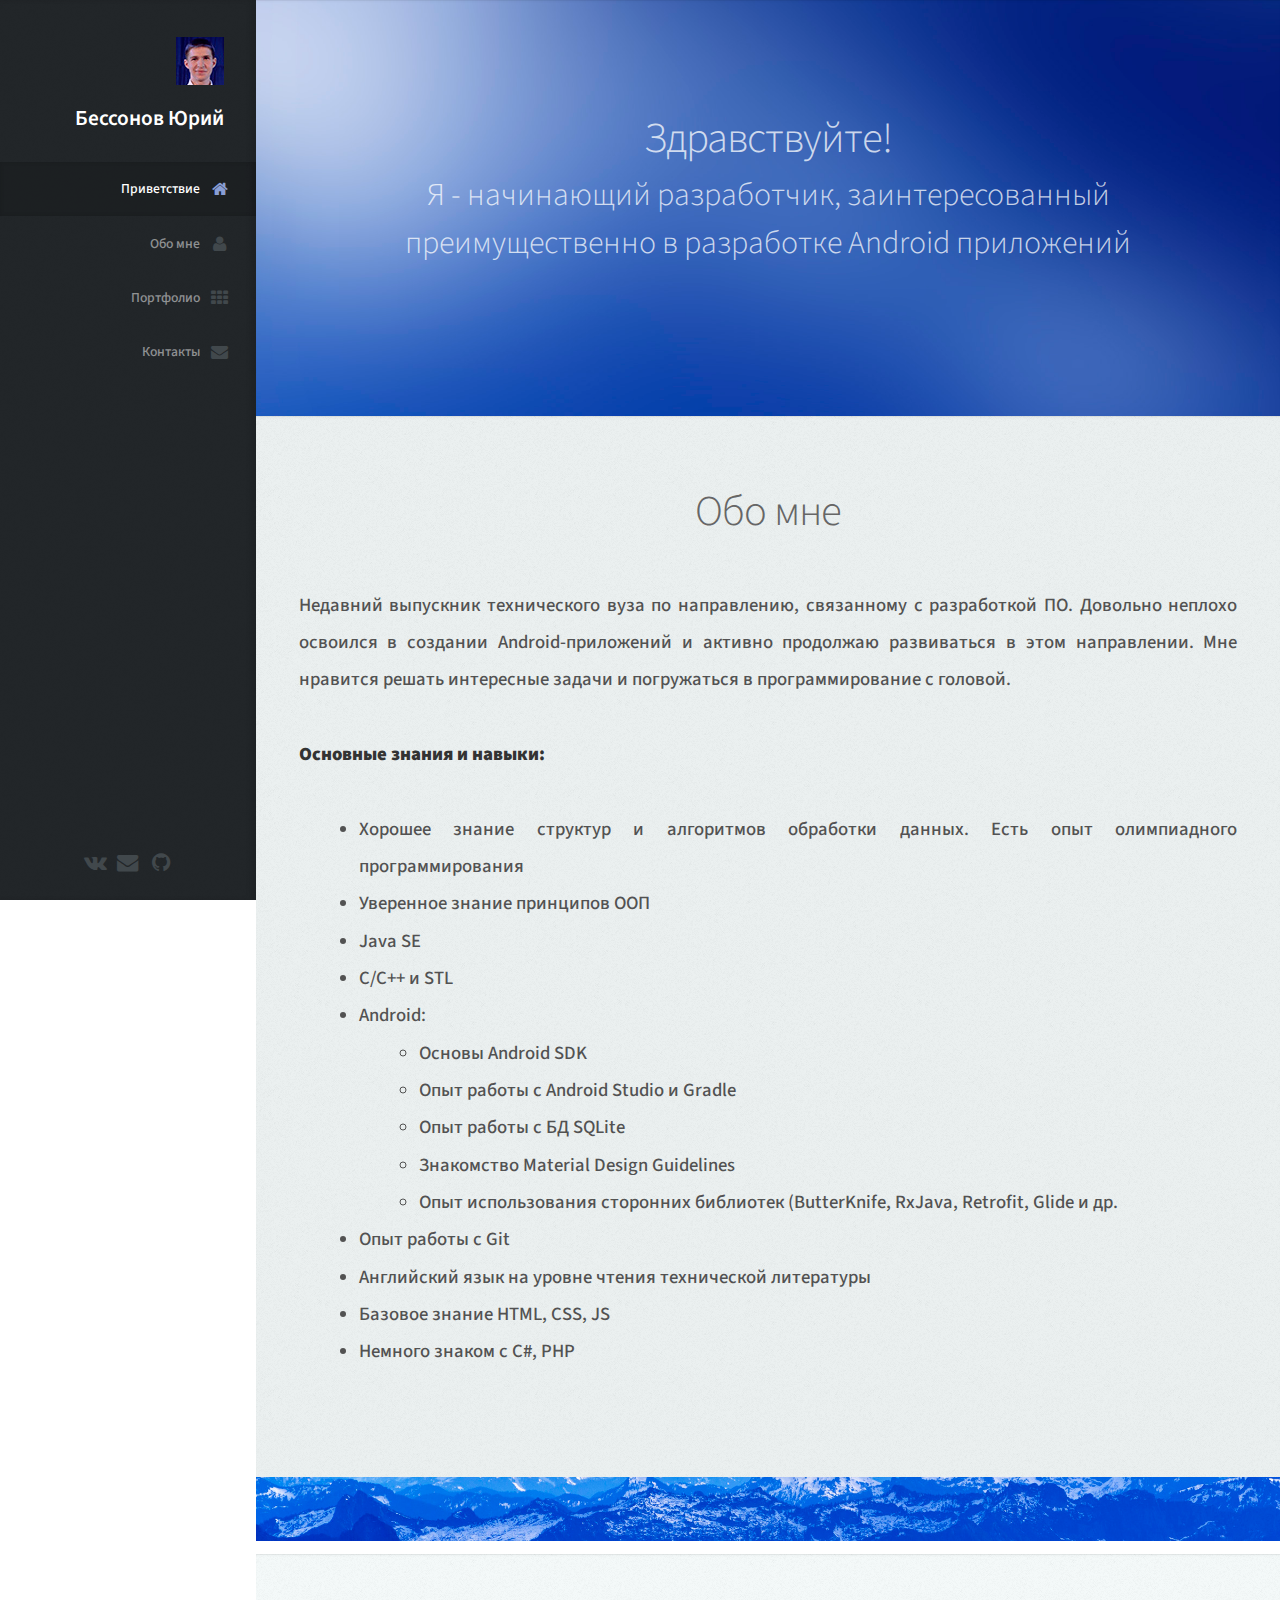
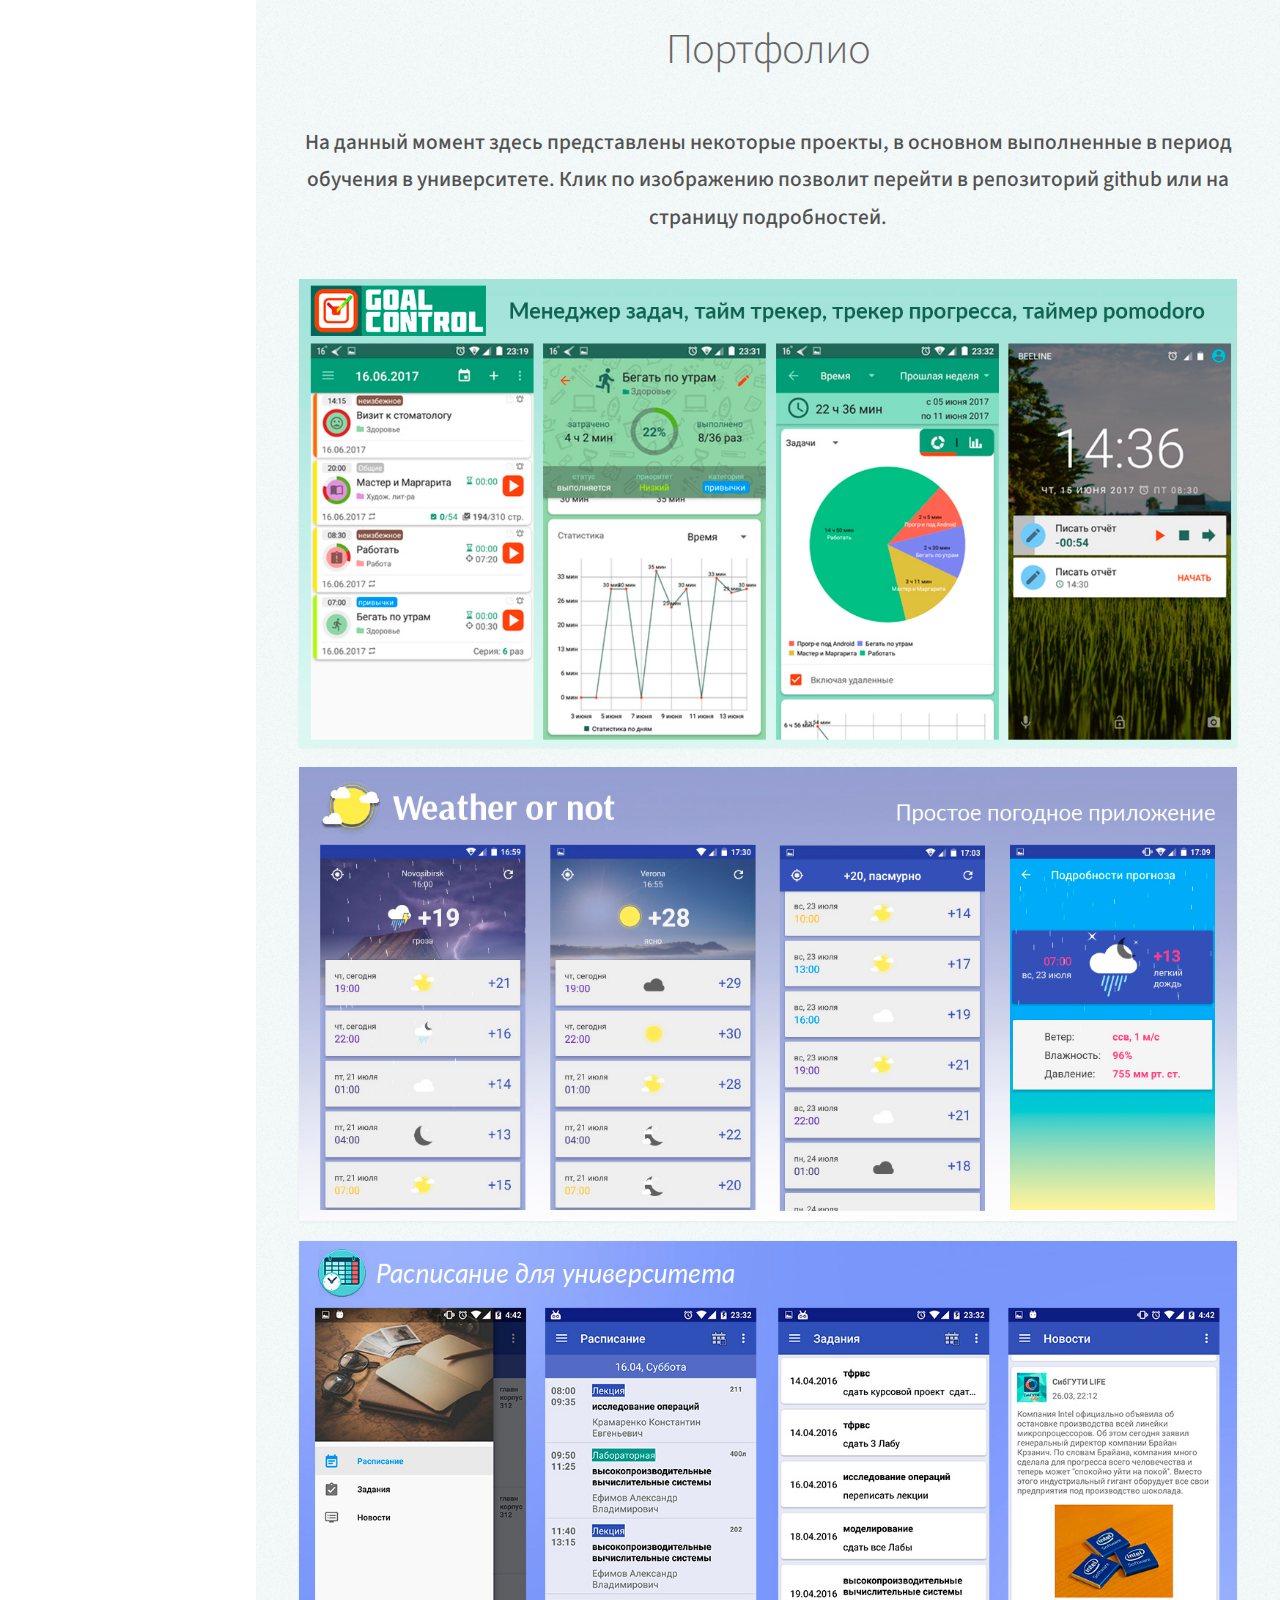
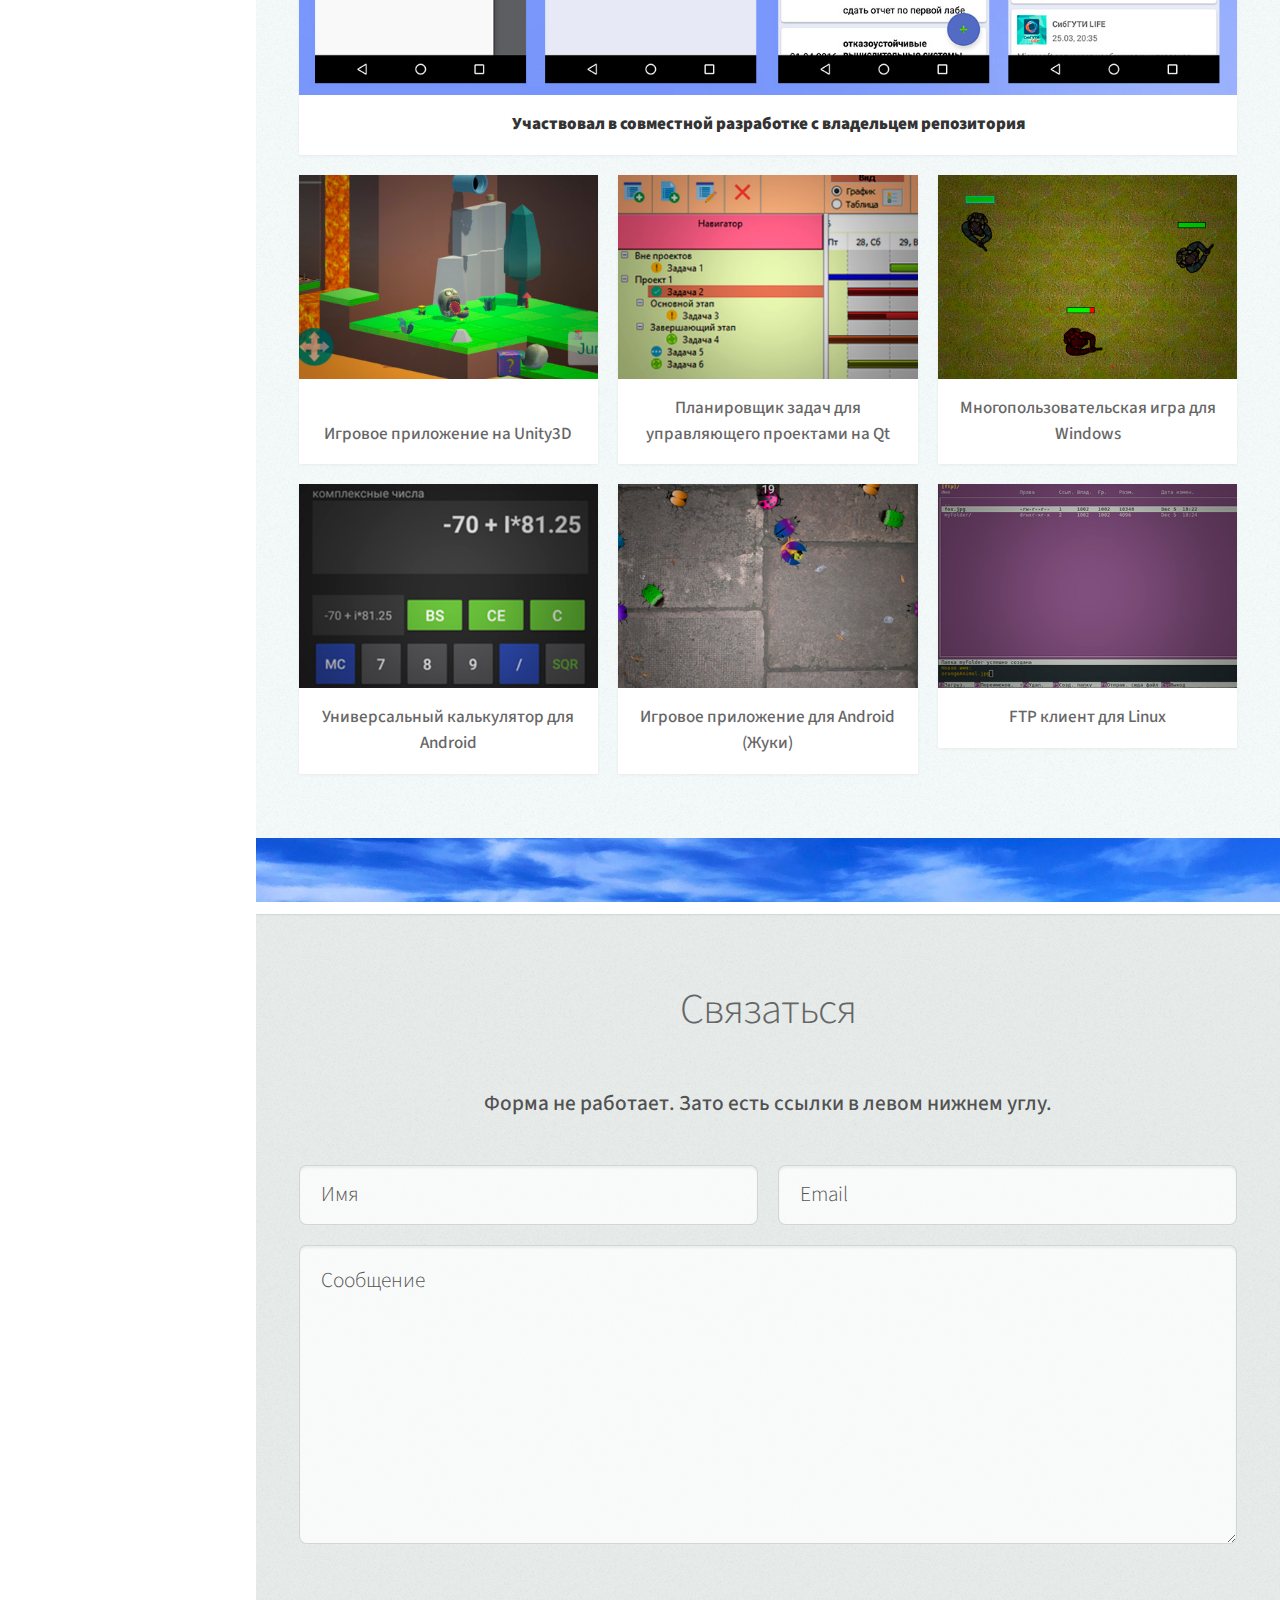
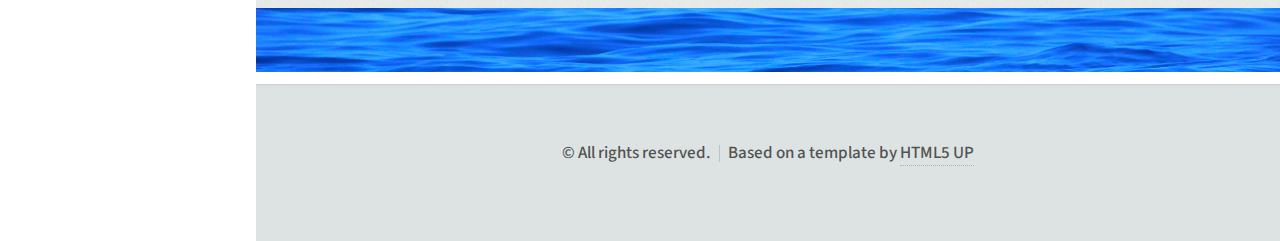
<file: index.html>
<!DOCTYPE HTML>
<!--
	Prologue by HTML5 UP
	html5up.net | @ajlkn
	Free for personal and commercial use under the CCA 3.0 license (html5up.net/license)
-->
<html>
	<head>
		<title>Бессонов Юрий</title>
		<meta charset="utf-8" />
		<meta name="viewport" content="width=device-width, initial-scale=1" />
		<!--[if lte IE 8]><script src="assets/js/ie/html5shiv.js"></script><![endif]-->
		<link rel="stylesheet" href="assets/css/main.css" />
		<!--[if lte IE 8]><link rel="stylesheet" href="assets/css/ie8.css" /><![endif]-->
		<!--[if lte IE 9]><link rel="stylesheet" href="assets/css/ie9.css" /><![endif]-->
	</head>
	<body>

		<!-- Header -->
			<div id="header">

				<div class="top">

					<!-- Logo -->
						<div id="logo">
							<span class="image avatar48"><img src="images/avatar.jpg" alt="" /></span>
							<h1 id="title">Бессонов Юрий</h1>
						</div>

					<!-- Nav -->
						<nav id="nav">
							<!--

								Prologue's nav expects links in one of two formats:

								1. Hash link (scrolls to a different section within the page)

								   <li><a href="#foobar" id="foobar-link" class="icon fa-whatever-icon-you-want skel-layers-ignoreHref"><span class="label">Foobar</span></a></li>

								2. Standard link (sends the user to another page/site)

								   <li><a href="http://foobar.tld" id="foobar-link" class="icon fa-whatever-icon-you-want"><span class="label">Foobar</span></a></li>

							-->
							<ul>
								<li><a href="#top" id="top-link" class="skel-layers-ignoreHref"><span class="icon fa-home">Приветствие</span></a></li>
                                <li><a href="#about" id="about-link" class="skel-layers-ignoreHref"><span class="icon fa-user">Обо мне</span></a></li>
								<li><a href="#portfolio" id="portfolio-link" class="skel-layers-ignoreHref"><span class="icon fa-th">Портфолио</span></a></li>
								<li><a href="#contact" id="contact-link" class="skel-layers-ignoreHref"><span class="icon fa-envelope">Контакты</span></a></li>
							</ul>
						</nav>

				</div>

				<div class="bottom">

					<!-- Social Icons -->
						<ul class="icons">
							<li><a href="http://vk.com/warinator" class="icon fa-vk"><span class="label">Dribbble</span></a></li>
							<li><a href="mailto:bessonov.y@yandex.ru" class="icon fa-envelope"><span class="label">Email</span></a></li>
							<li><a href="https://github.com/YuriyBessonov" class="icon fa-github"><span class="label">Github</span></a></li>
						</ul>

				</div>

			</div>

		<!-- Main -->
			<div id="main">

				<!-- Intro -->
					<section id="top" class="one dark cover">
						<div class="container">

							<header>
                                <h2 class="alt">Здравствуйте!</h2>
								<h3 class="alt"> Я - начинающий разработчик, заинтересованный преимущественно в разработке Android приложений</h3>
							</header>
						</div>
					</section>
                
                <!-- About Me -->
					<section id="about" class="three">
						<div class="container">

							<header>
								<h2>Обо мне</h2>
							</header>

							<p class="plain">
                                Недавний выпускник технического вуза по направлению, связанному с разработкой ПО.
                                Довольно неплохо освоился в создании Android-приложений и активно продолжаю развиваться в этом направлении.
                                Мне нравится решать интересные задачи и погружаться в программирование с головой.<br><br>

                                <strong>Основные знания и навыки:</strong>
                                <ul class="text_list">
                                    <li>Хорошее знание структур и алгоритмов обработки данных. Есть опыт олимпиадного программирования</li>
                                     <li>Уверенное знание принципов ООП</li>
                                    <li>Java SE</li>
                                    <li>C/C++ и STL</li>
                                    <li>Android:
                                        <ul class="text_list">
                                            <li>Основы Android SDK</li>
                                            <li>Опыт работы с Android Studio и Gradle</li>
                                            <li>Опыт работы с БД SQLite</li>
                                            <li>Знакомство Material Design Guidelines</li>
                                            <li>Опыт использования сторонних библиотек (ButterKnife, RxJava, Retrofit, Glide и др.</li>
                                        </ul>
                                    </li>
                                    <li> Опыт работы с Git</li>
                                    <li> Английский язык на уровне чтения технической литературы</li>
                                    <li> Базовое знание HTML, CSS, JS</li>
                                    <li> Немного знаком с C#, PHP</li>
                                </ul>
                            </p>
						</div>
					</section>

                 <a href="#" class="image"><img src="images/deco1.jpg" alt="" /></a>
                
				<!-- Portfolio -->
					<section id="portfolio" class="two">
						<div class="container">

							<header>
								<h2>Портфолио</h2>
							</header>

							<p>На данный момент здесь представлены некоторые проекты, в основном выполненные в период обучения в университете. Клик по изображению позволит перейти в репозиторий github или на страницу подробностей.</p>

                            <article class="item">
										<a href="https://github.com/YuriyBessonov/goal-control" class="image fit"><img src="images/preview_gc.jpg" alt="" /></a>
				            </article>
                            
                            <article class="item">
										<a href="https://github.com/YuriyBessonov/weather-or-not" class="image fit"><img src="images/preview_weather.jpg" alt="" /></a>
				            </article>
                            
                            <article class="item">
										<a href="https://github.com/SerG3z/Schedule_for_the_University" class="image fit"><img src="images/preview_schedule.jpg" alt="" /></a>
										<header>
											<h3><strong>Участвовал в совместной разработке с владельцем репозитория</strong></h3>
										</header>
				            </article>
                            
                            
                            <div class="row">
								<div class="4u 12u$(mobile)">
									<article class="item">
										<a href="project_unity_game.html" class="image fit"><img src="images/unity_game/preview.jpg" alt="" /></a>
										<header>
											<h3><br>Игровое приложение на Unity3D</h3>
										</header>
									</article>
                                    <article class="item">
										<a href="project_calculator.html" class="image fit"><img src="images/calculator/preview.jpg" alt="" /></a>
										<header>
											<h3>Универсальный калькулятор для Android</h3>
										</header>
									</article>
								</div>
                                <div class="4u 12u$(mobile)">
									<article class="item">
										<a href="project_task_manager.html" class="image fit"><img src="images/task_manager/preview.jpg" alt="" /></a>
										<header>
											<h3>Планировщик задач для управляющего проектами на Qt</h3>
										</header>
									</article>
                                    <article class="item">
										<a href="project_bugs.html" class="image fit"><img src="images/bugs/preview.jpg" alt="" /></a>
										<header>
											<h3>Игровое приложение для Android (Жуки)</h3>
										</header>
									</article>
								</div>
                                <div class="4u 12u$(mobile)">
									<article class="item">
										<a href="project_win_game.html" class="image fit"><img src="images/win_game/preview.jpg" alt="" /></a>
										<header>
											<h3>Многопользовательская игра для Windows</h3>
										</header>
									</article>
                                     <article class="item">
										<a href="project_ftp.html" class="image fit"><img src="images/ftp/preview.jpg" alt="" /></a>
										<header>
											<h3>FTP клиент для Linux</h3>
										</header>
									</article>
								</div>
							</div>
						</div>
					</section>
                
                  <a href="#" class="image"><img src="images/deco2.jpg" alt="" /></a>

				<!-- Contact -->
					<section id="contact" class="four">
						<div class="container">

							<header>
								<h2>Связаться</h2>
							</header>

							<p>Форма не работает. Зато есть ссылки в левом нижнем углу.</p>

							<form method="post" action="#">
								<div class="row">
									<div class="6u 12u$(mobile)"><input type="text" name="name" placeholder="Имя" /></div>
									<div class="6u$ 12u$(mobile)"><input type="text" name="email" placeholder="Email" /></div>
									<div class="12u$">
										<textarea name="message" placeholder="Сообщение"></textarea>
									</div>
                                    <!--
									<div class="12u$">
										<input type="submit" value="Наверх" />
									</div>
                                    -->
								</div>
							</form>
						</div>
					</section>
                <a href="#" class="image"><img src="images/deco3.jpg" alt="" /></a>
			</div>
        
		<!-- Footer -->
			<div id="footer">
				<!-- Copyright -->
					<ul class="copyright">
						<li>&copy; All rights reserved.</li><li>Based on a template by <a href="http://html5up.net">HTML5 UP</a></li>
					</ul>

			</div>

		<!-- Scripts -->
			<script src="assets/js/jquery.min.js"></script>
			<script src="assets/js/jquery.scrolly.min.js"></script>
			<script src="assets/js/jquery.scrollzer.min.js"></script>
			<script src="assets/js/skel.min.js"></script>
			<script src="assets/js/util.js"></script>
			<!--[if lte IE 8]><script src="assets/js/ie/respond.min.js"></script><![endif]-->
			<script src="assets/js/main.js"></script>

	</body>
</html>
</file>
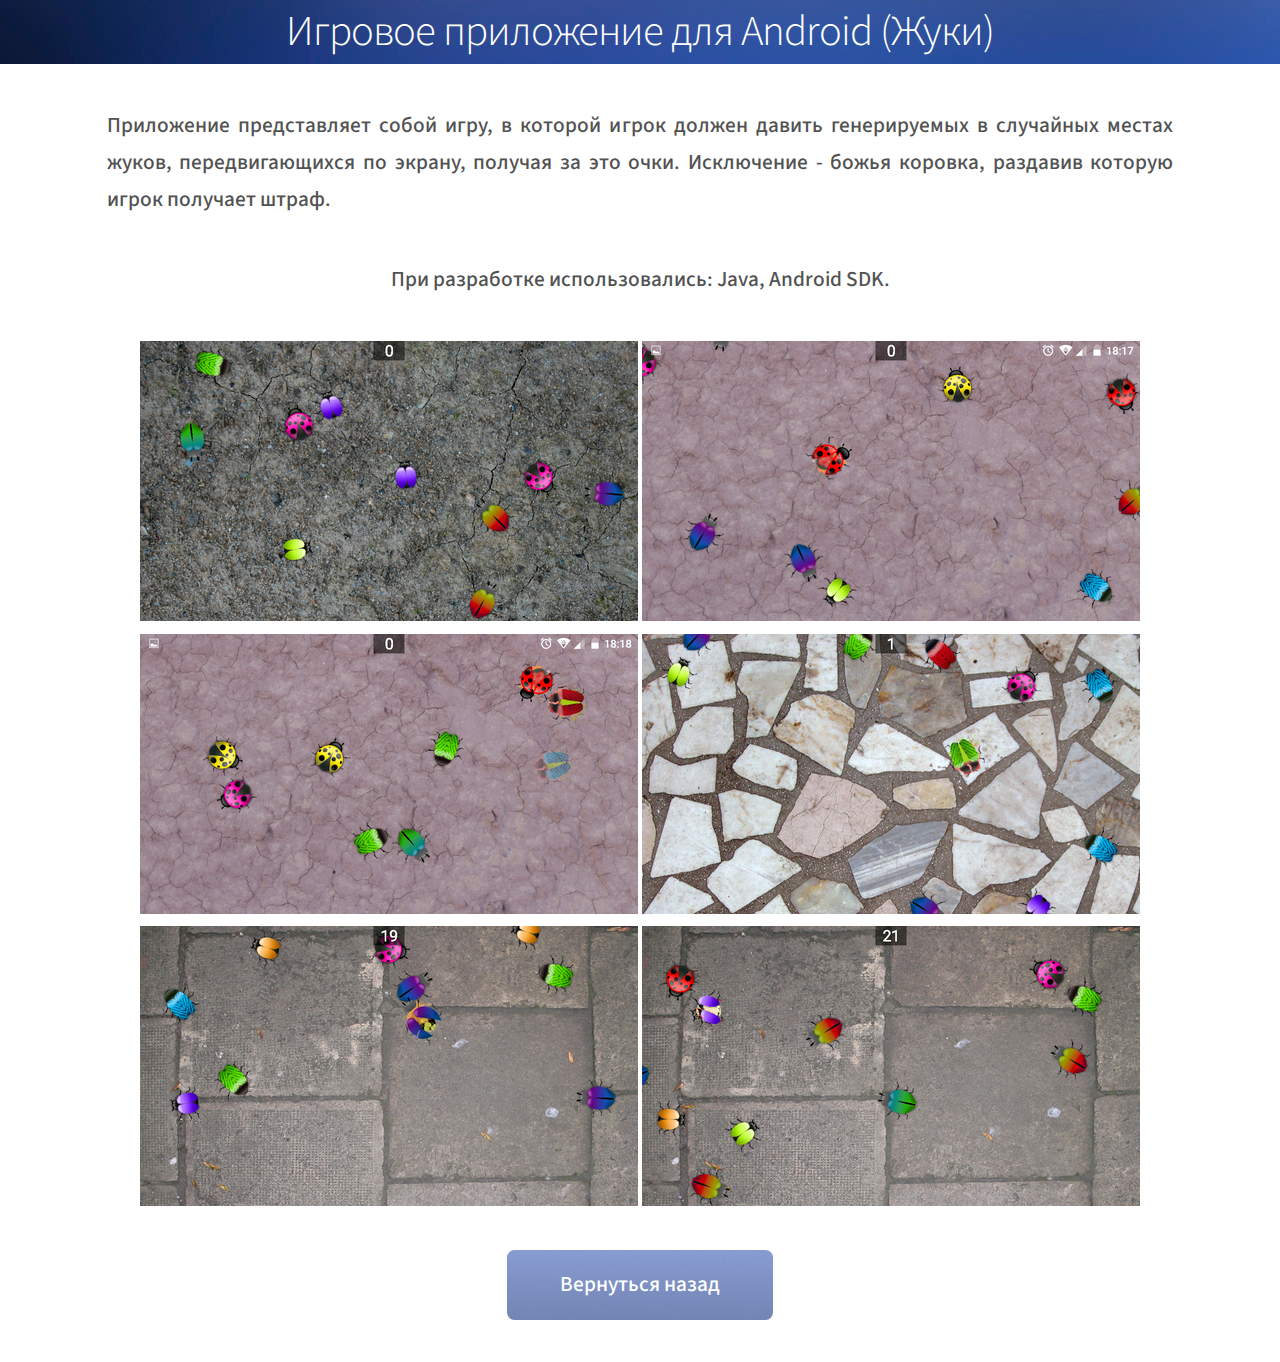
<file: project_bugs.html>
<!DOCTYPE HTML>
<!--
	Prologue by HTML5 UP
	html5up.net | @ajlkn
	Free for personal and commercial use under the CCA 3.0 license (html5up.net/license)
-->
<html>
	<head>
		<title>Игровое приложение для Android (Жуки)</title>
		<meta charset="utf-8" />
		<meta name="viewport" content="width=device-width, initial-scale=1" />
		<!--[if lte IE 8]><script src="assets/js/ie/html5shiv.js"></script><![endif]-->
		<link rel="stylesheet" href="assets/css/main.css" />
		<!--[if lte IE 8]><link rel="stylesheet" href="assets/css/ie8.css" /><![endif]-->
		<!--[if lte IE 9]><link rel="stylesheet" href="assets/css/ie9.css" /><![endif]-->
	</head>
	<body>

            <div id="common">
                <a href="index.html">
                    <header class="second">
                        <h2 class="alt header">Игровое приложение для Android (Жуки)</h2>
                    </header>
                </a>

                <div id="content">
                     <p class="description">
                        Приложение представляет собой игру, в которой игрок должен давить
                         генерируемых в случайных местах жуков, передвигающихся по экрану,
                         получая за это очки. Исключение - божья коровка, раздавив которую
                         игрок получает штраф.
                        </p>
                     <p>
                         При разработке использовались: Java, Android SDK.
                    </p>

                    <img src="images/bugs/1.png">
                    <img src="images/bugs/2.png">
                    <img src="images/bugs/3.png">
                    <img src="images/bugs/4.png">
                    <img src="images/bugs/5.png">
                    <img src="images/bugs/6.png">

                    <p class="buttons"><a href="index.html#portfolio" class="button">Вернуться назад</a></p>
                </div>
            </div>



	</body>
</html>
</file>
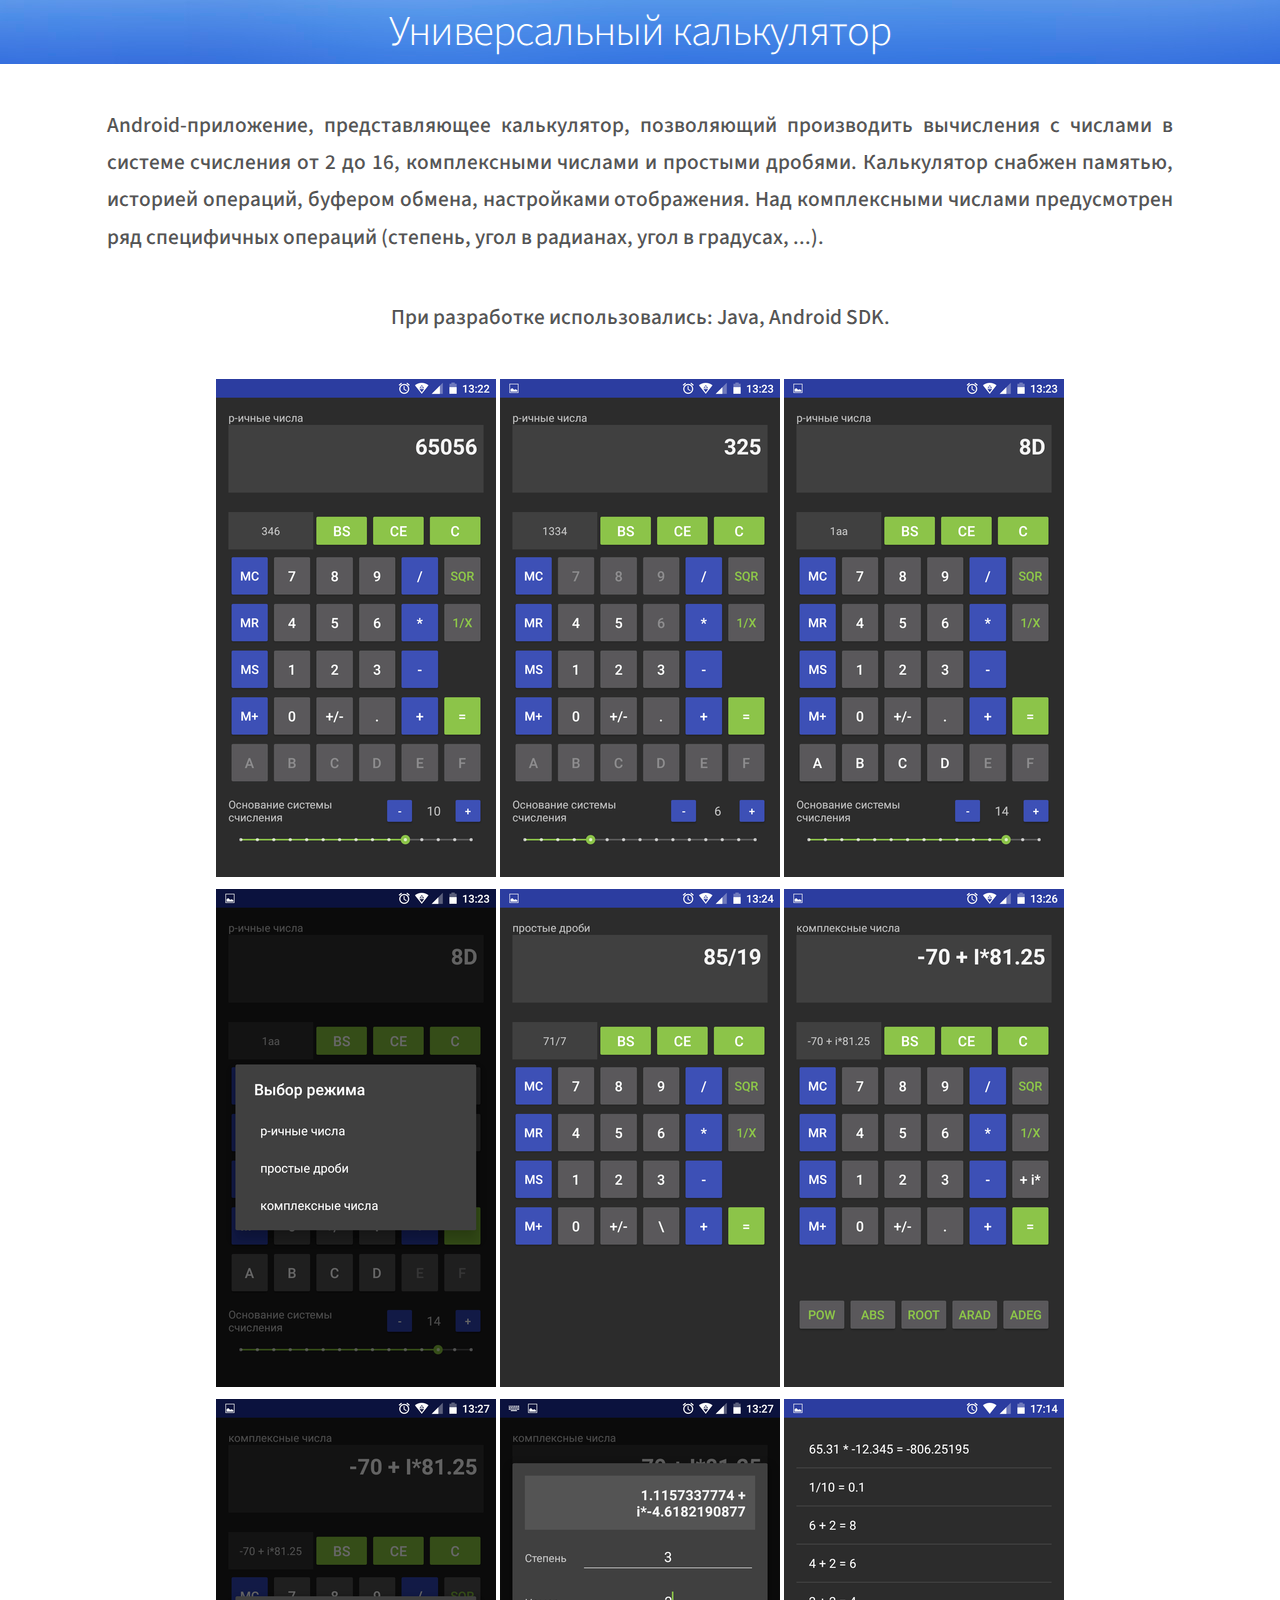
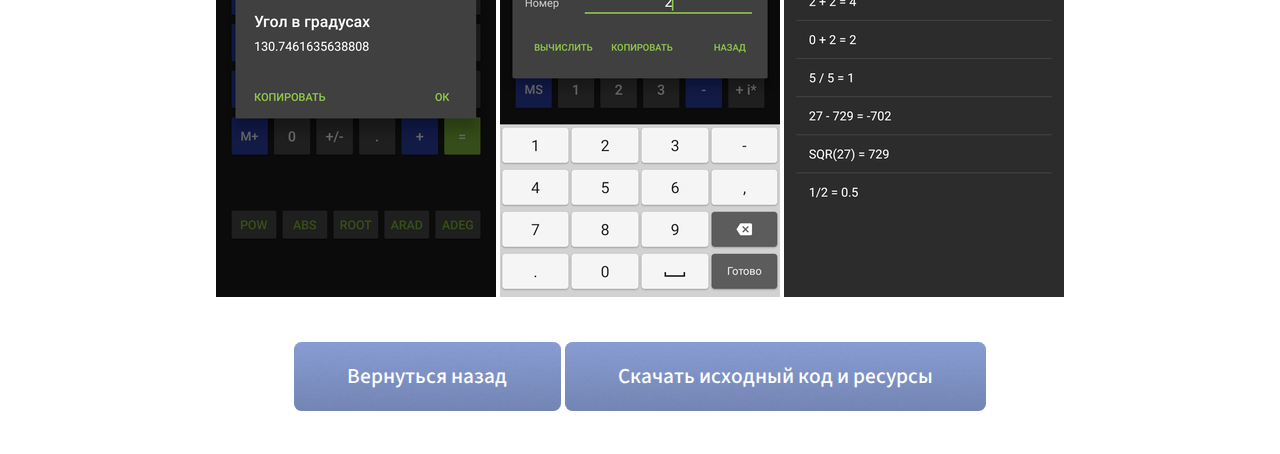
<file: project_calculator.html>
<!DOCTYPE HTML>
<!--
	Prologue by HTML5 UP
	html5up.net | @ajlkn
	Free for personal and commercial use under the CCA 3.0 license (html5up.net/license)
-->
<html>
	<head>
		<title>Универсальный калькулятор</title>
		<meta charset="utf-8" />
		<meta name="viewport" content="width=device-width, initial-scale=1" />
		<!--[if lte IE 8]><script src="assets/js/ie/html5shiv.js"></script><![endif]-->
		<link rel="stylesheet" href="assets/css/main.css" />
		<!--[if lte IE 8]><link rel="stylesheet" href="assets/css/ie8.css" /><![endif]-->
		<!--[if lte IE 9]><link rel="stylesheet" href="assets/css/ie9.css" /><![endif]-->
	</head>
	<body>

            <div id="common">
                <a href="index.html">
                    <header class="first">
                        <h2 class="alt header">Универсальный калькулятор</h2>
                    </header>
                </a>

                <div id="content">
                     <p class="description">
                        Android-приложение, представляющее калькулятор, позволяющий производить вычисления с числами
                         в системе счисления от 2 до 16, комплексными числами и простыми дробями. Калькулятор снабжен памятью, историей операций, буфером обмена, настройками отображения. Над комплексными числами предусмотрен ряд специфичных операций (степень, угол в радианах, угол в градусах, ...).
                        </p>
                     <p>
                         При разработке использовались: Java, Android SDK.
                    </p>

                    <img src="images/calculator/1.png">
                    <img src="images/calculator/2.png">
                    <img src="images/calculator/3.png">
                    <img src="images/calculator/4.png">
                    <img src="images/calculator/5.png">
                    <img src="images/calculator/6.png">
                    <img src="images/calculator/7.png">
                    <img src="images/calculator/8.png">
                    <img src="images/calculator/9.png">

                    <p class="buttons"><a href="index.html#portfolio" class="button">Вернуться назад</a>
                    <a href="portfolio/calc_src.zip" class="button">Скачать исходный код и ресурсы</a></p>
                </div>
            </div>



	</body>
</html>
</file>
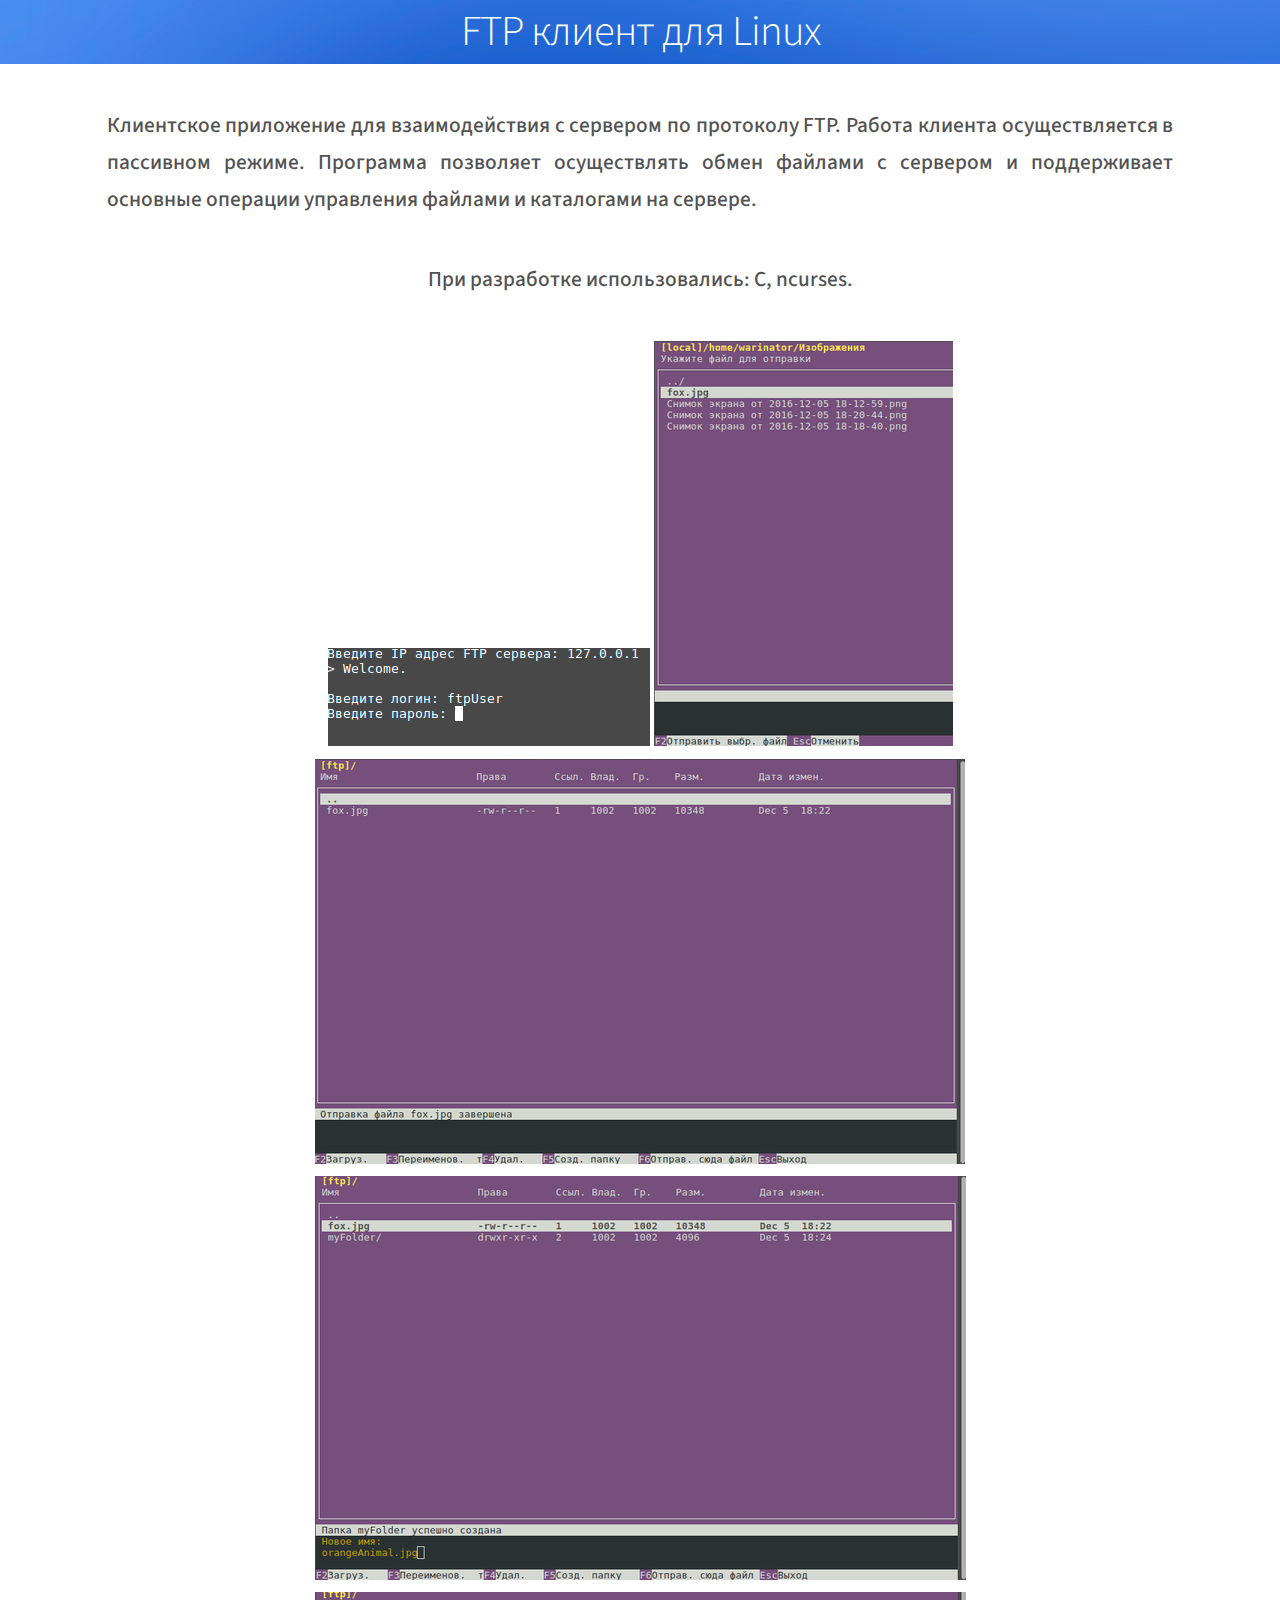
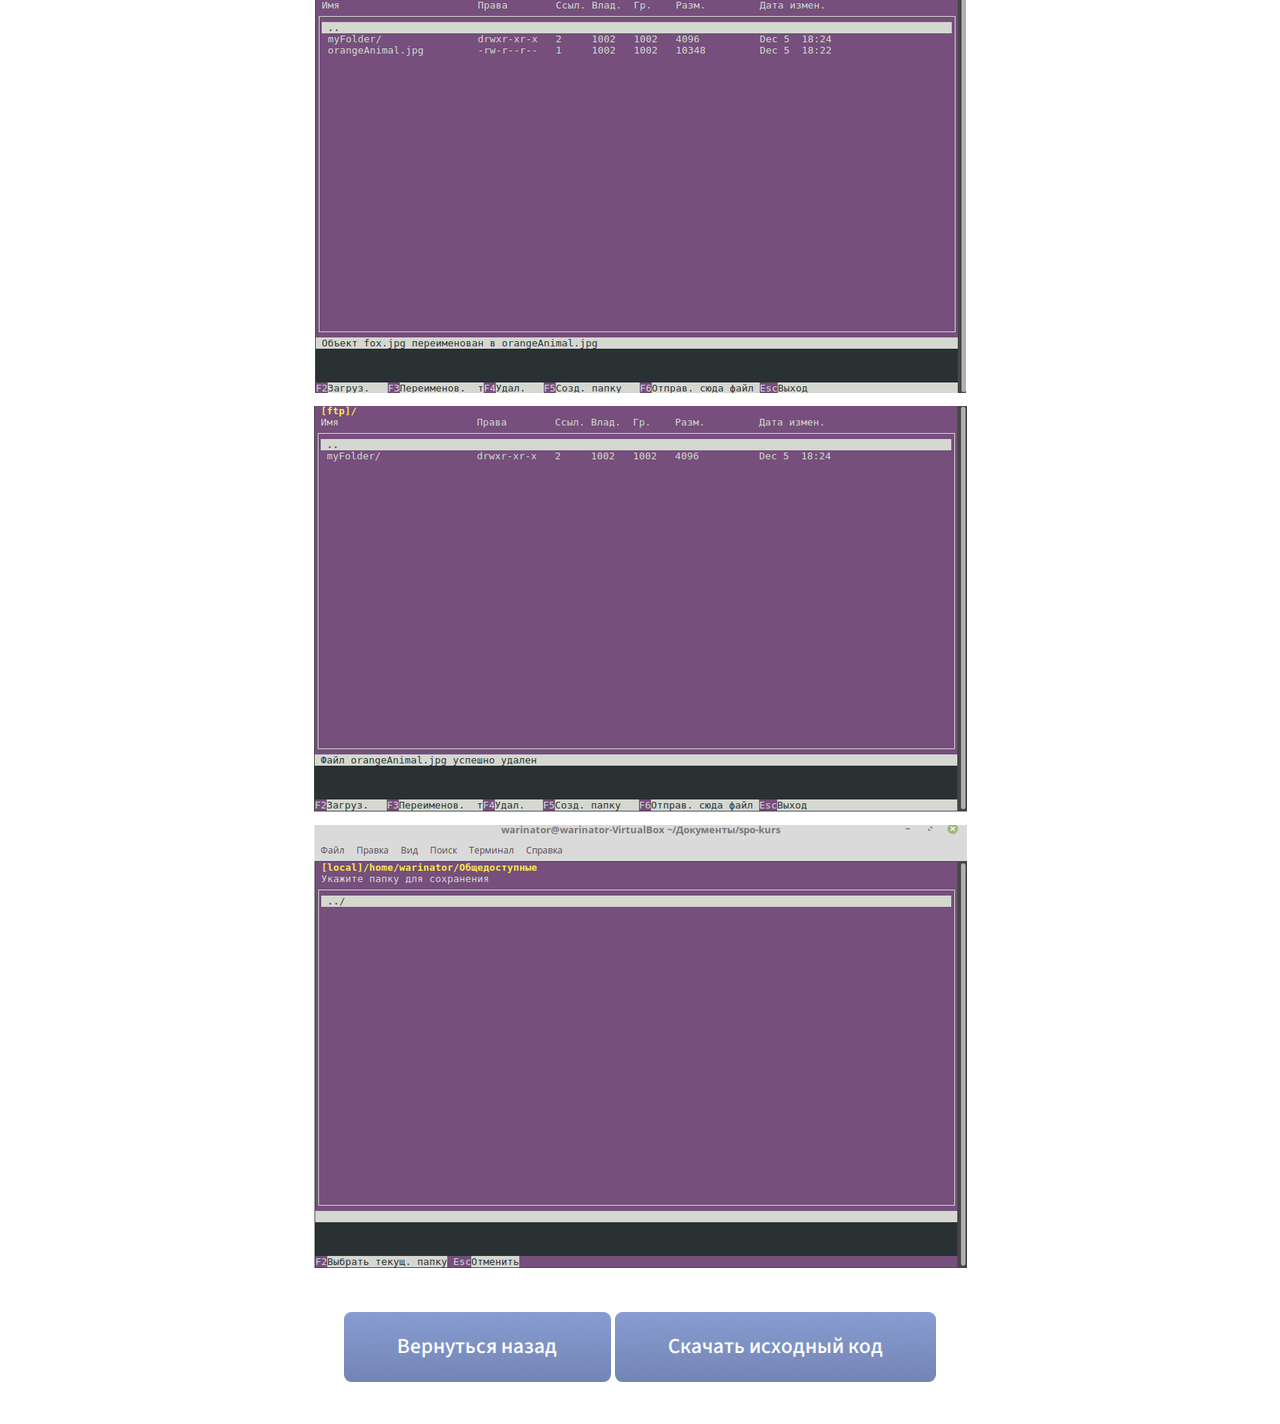
<file: project_ftp.html>
<!DOCTYPE HTML>
<!--
	Prologue by HTML5 UP
	html5up.net | @ajlkn
	Free for personal and commercial use under the CCA 3.0 license (html5up.net/license)
-->
<html>
	<head>
		<title>FTP клиент для Linux</title>
		<meta charset="utf-8" />
		<meta name="viewport" content="width=device-width, initial-scale=1" />
		<!--[if lte IE 8]><script src="assets/js/ie/html5shiv.js"></script><![endif]-->
		<link rel="stylesheet" href="assets/css/main.css" />
		<!--[if lte IE 8]><link rel="stylesheet" href="assets/css/ie8.css" /><![endif]-->
		<!--[if lte IE 9]><link rel="stylesheet" href="assets/css/ie9.css" /><![endif]-->
	</head>
	<body>

            <div id="common">
                <a href="index.html">
                    <header class="third">
                        <h2 class="alt header">FTP клиент для Linux</h2>
                    </header>
                </a>

                <div id="content">
                     <p class="description">
                        Клиентское приложение для взаимодействия с сервером по протоколу FTP.
                         Работа клиента осуществляется в пассивном режиме. Программа позволяет осуществлять
                         обмен файлами с сервером и поддерживает основные операции управления файлами и
                         каталогами на сервере.
                        </p>
                     <p>
                         При разработке использовались: C, ncurses.
                    </p>

                    <img src="images/ftp/1.png">
                    <img src="images/ftp/2.png">
                    <img src="images/ftp/3.png">
                    <img src="images/ftp/4.png">
                    <img src="images/ftp/5.png">
                    <img src="images/ftp/6.png">
                    <img src="images/ftp/7.png">

                    <p class="buttons"><a href="index.html#portfolio" class="button">Вернуться назад</a>
                    <a href="portfolio/ftp_src.zip" class="button">Скачать исходный код</a></p>
                </div>
            </div>



	</body>
</html>
</file>
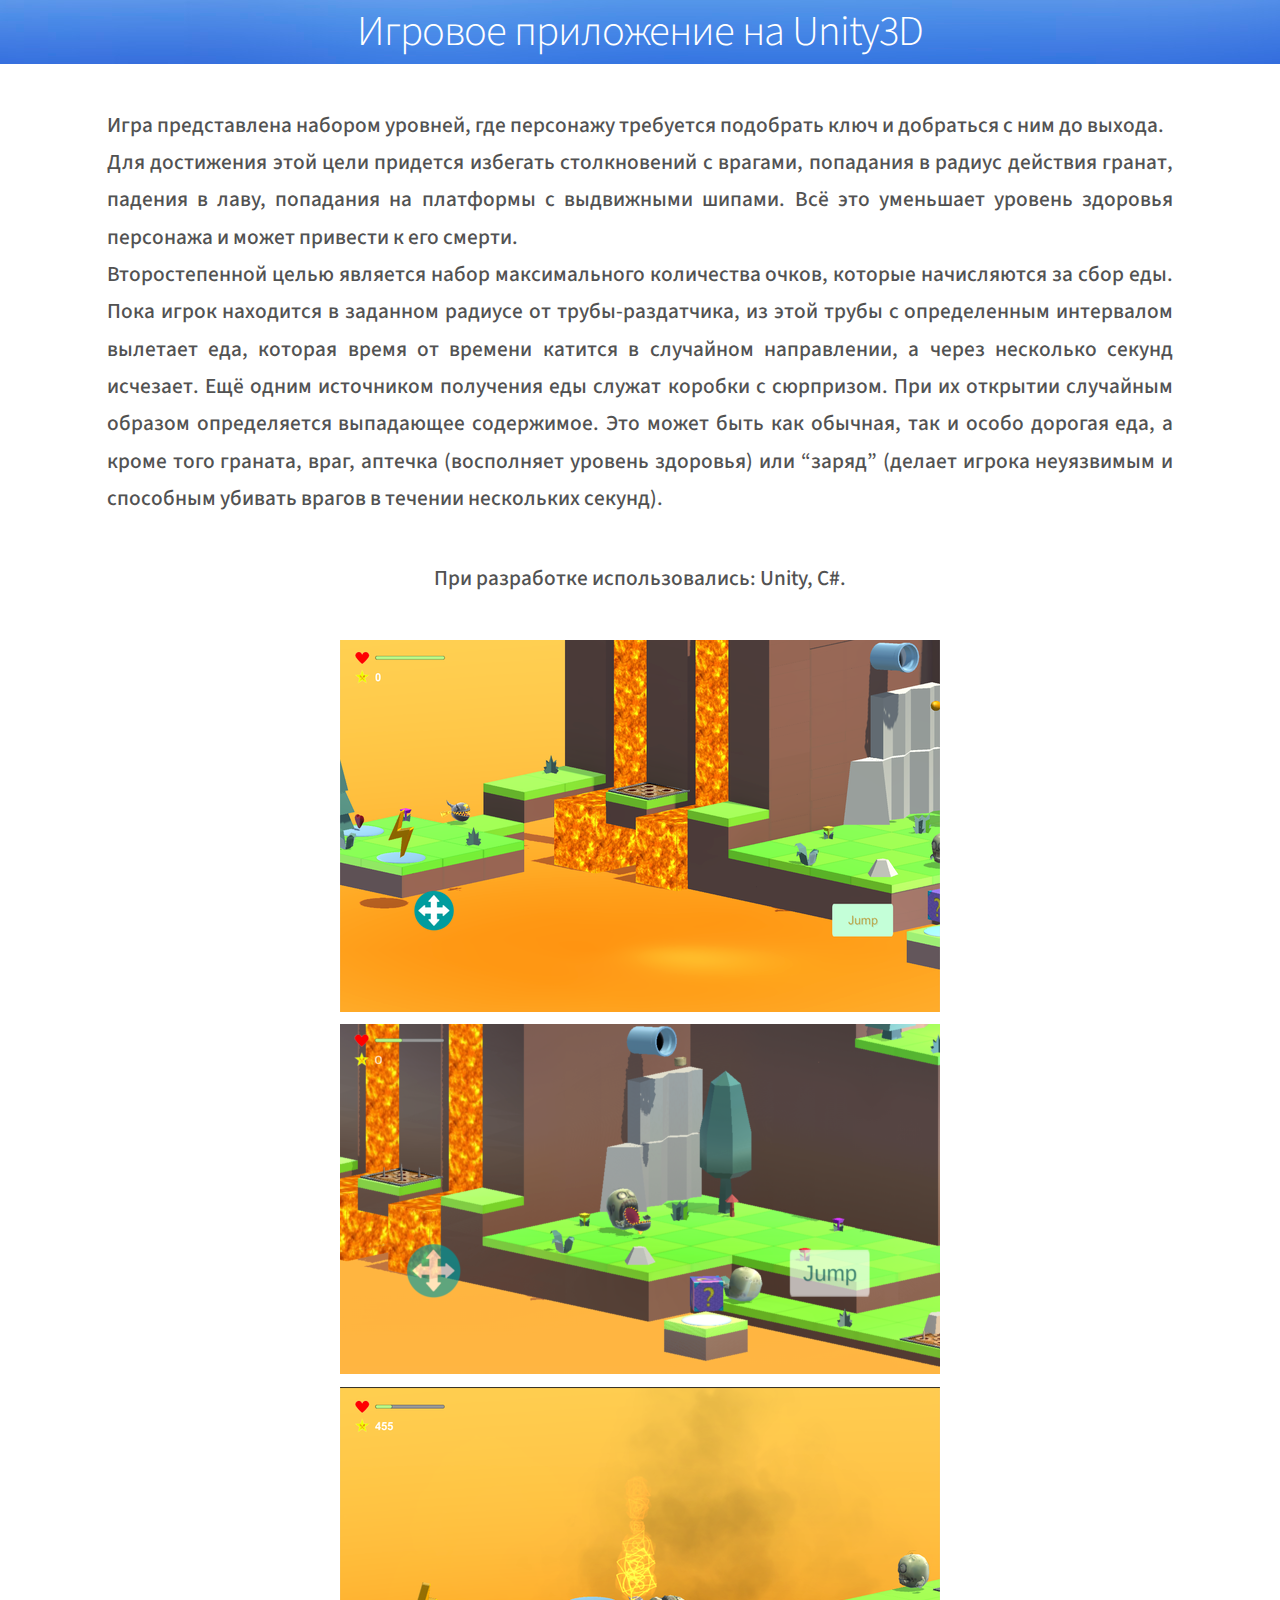
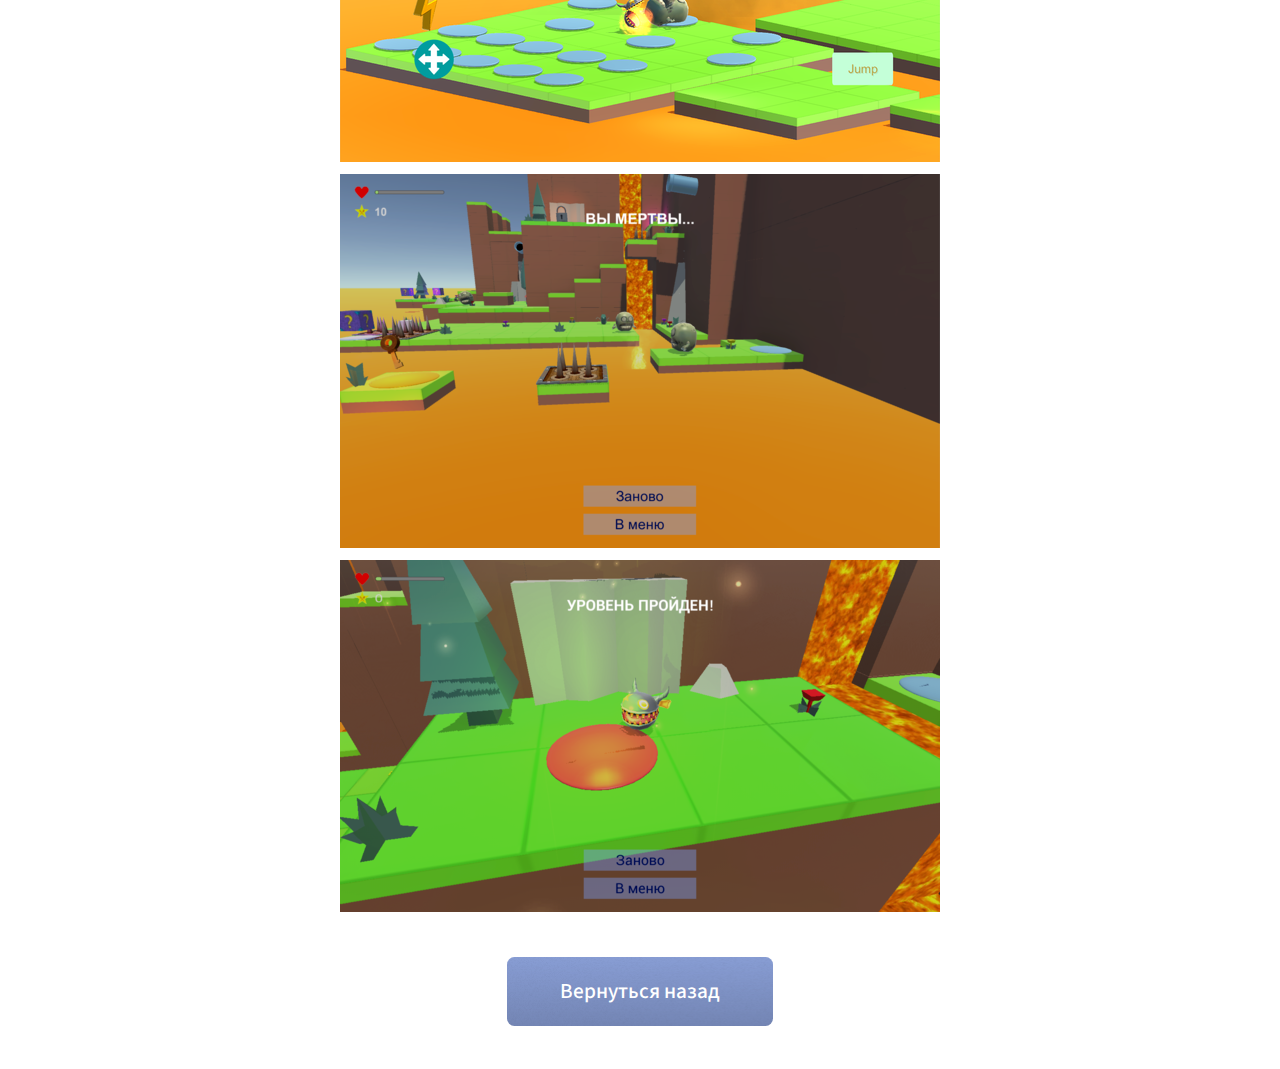
<file: project_unity_game.html>
<!DOCTYPE HTML>
<!--
	Prologue by HTML5 UP
	html5up.net | @ajlkn
	Free for personal and commercial use under the CCA 3.0 license (html5up.net/license)
-->
<html>
	<head>
		<title>Игровое приложение на Unity3D</title>
		<meta charset="utf-8" />
		<meta name="viewport" content="width=device-width, initial-scale=1" />
		<!--[if lte IE 8]><script src="assets/js/ie/html5shiv.js"></script><![endif]-->
		<link rel="stylesheet" href="assets/css/main.css" />
		<!--[if lte IE 8]><link rel="stylesheet" href="assets/css/ie8.css" /><![endif]-->
		<!--[if lte IE 9]><link rel="stylesheet" href="assets/css/ie9.css" /><![endif]-->
	</head>
	<body>

            <div id="common">
                <a href="index.html">
                    <header class="first">
                        <h2 class="alt header">Игровое приложение на Unity3D</h2>
                    </header>
                </a>

                <div id="content">
                     <p class="description">
                            Игра представлена набором уровней,  где персонажу требуется подобрать ключ
                            и добраться с ним до выхода.<br>
                            Для достижения этой цели придется избегать столкновений с врагами, попадания в радиус действия гранат, падения в лаву, попадания на платформы с выдвижными шипами. Всё это уменьшает уровень здоровья персонажа и может привести к его смерти.<br>
                             Второстепенной целью является набор максимального количества очков, которые начисляются за сбор еды. Пока игрок находится в заданном радиусе от трубы-раздатчика, из этой трубы с определенным интервалом вылетает еда, которая время от времени катится в случайном направлении, а через несколько секунд исчезает. Ещё одним источником получения еды служат коробки с сюрпризом. При их открытии случайным образом определяется выпадающее содержимое. Это может быть как обычная, так и особо дорогая еда, а кроме того граната, враг, аптечка (восполняет уровень здоровья) или “заряд” (делает игрока неуязвимым и способным убивать врагов в течении нескольких секунд).
                        </p>
                     <p>
                         При разработке использовались: Unity, C#.
                    </p>

                    <img src="images/unity_game/1.png">
                    <img src="images/unity_game/2.png">
                    <img src="images/unity_game/3.png">
                    <img src="images/unity_game/4.png">
                    <img src="images/unity_game/5.png">
                    <p class="buttons"><a href="index.html#portfolio" class="button">Вернуться назад</a></p>
                </div>
            </div>



	</body>
</html>
</file>
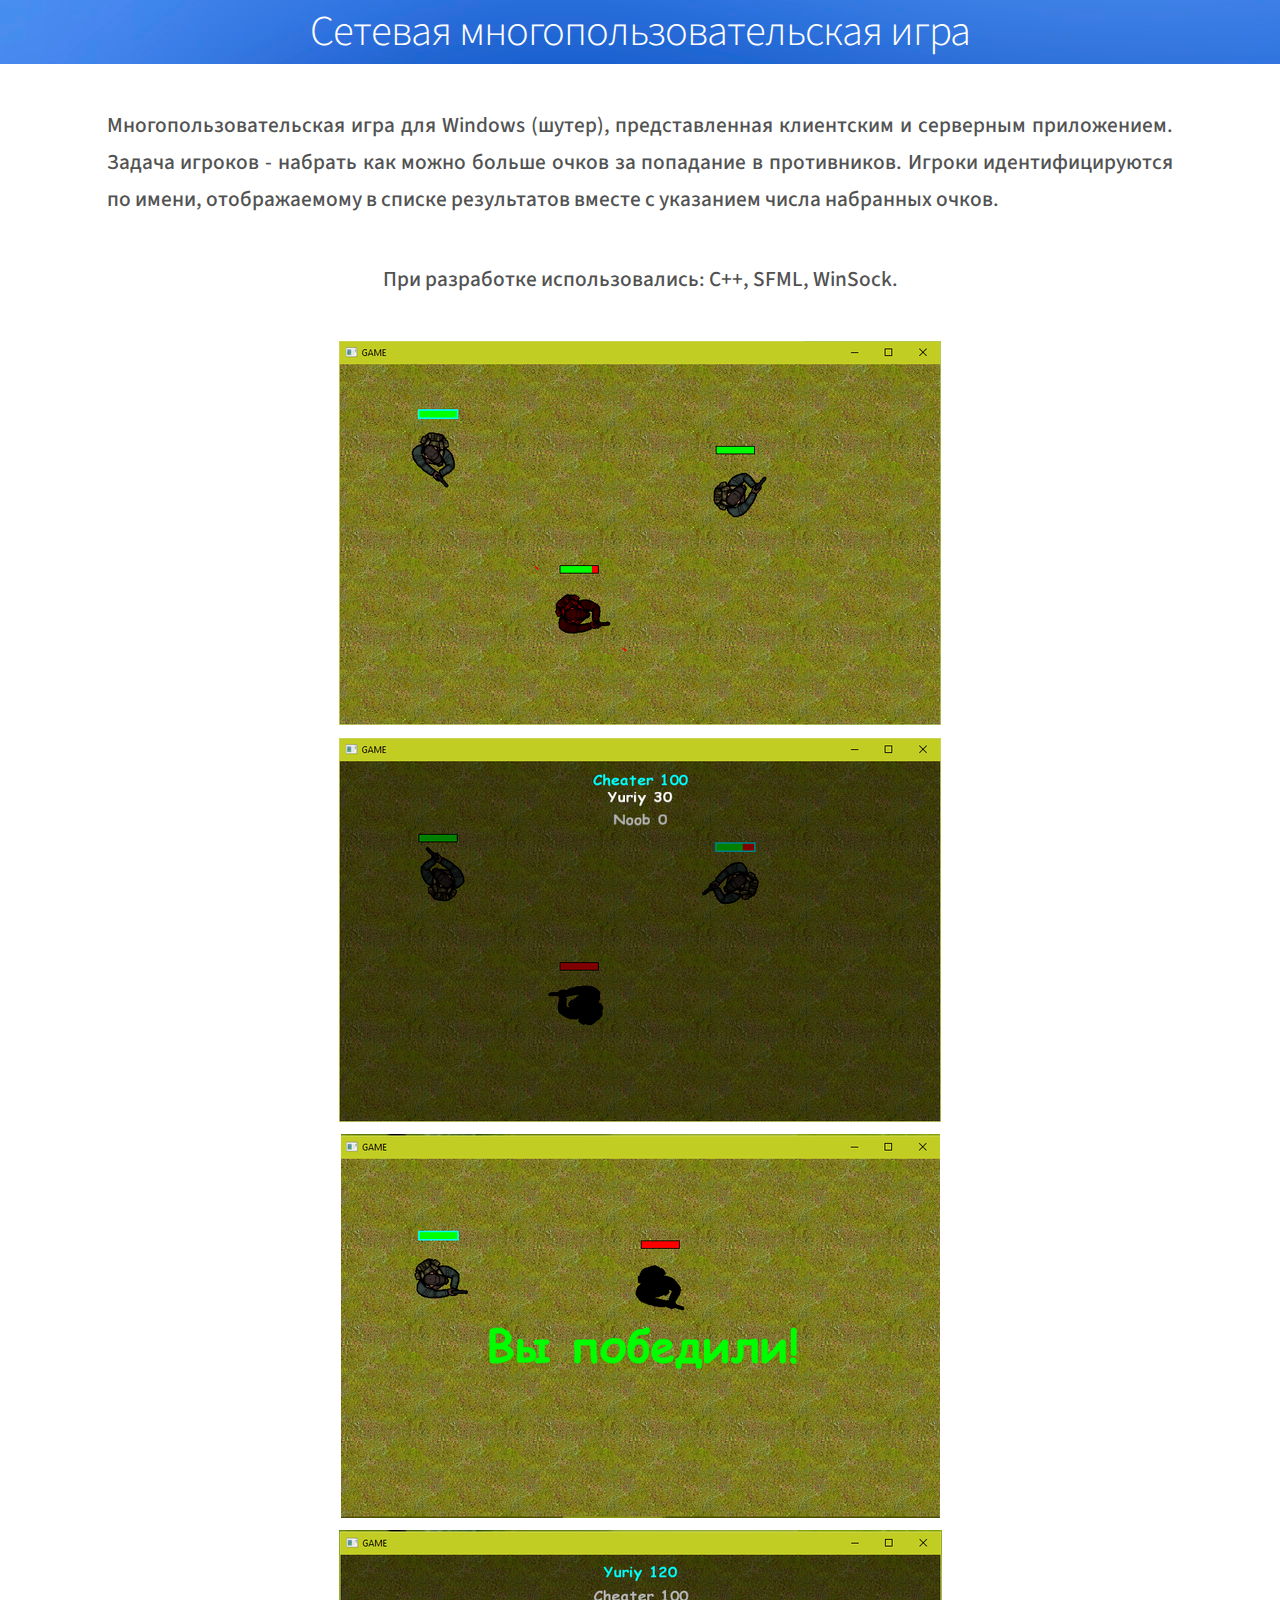
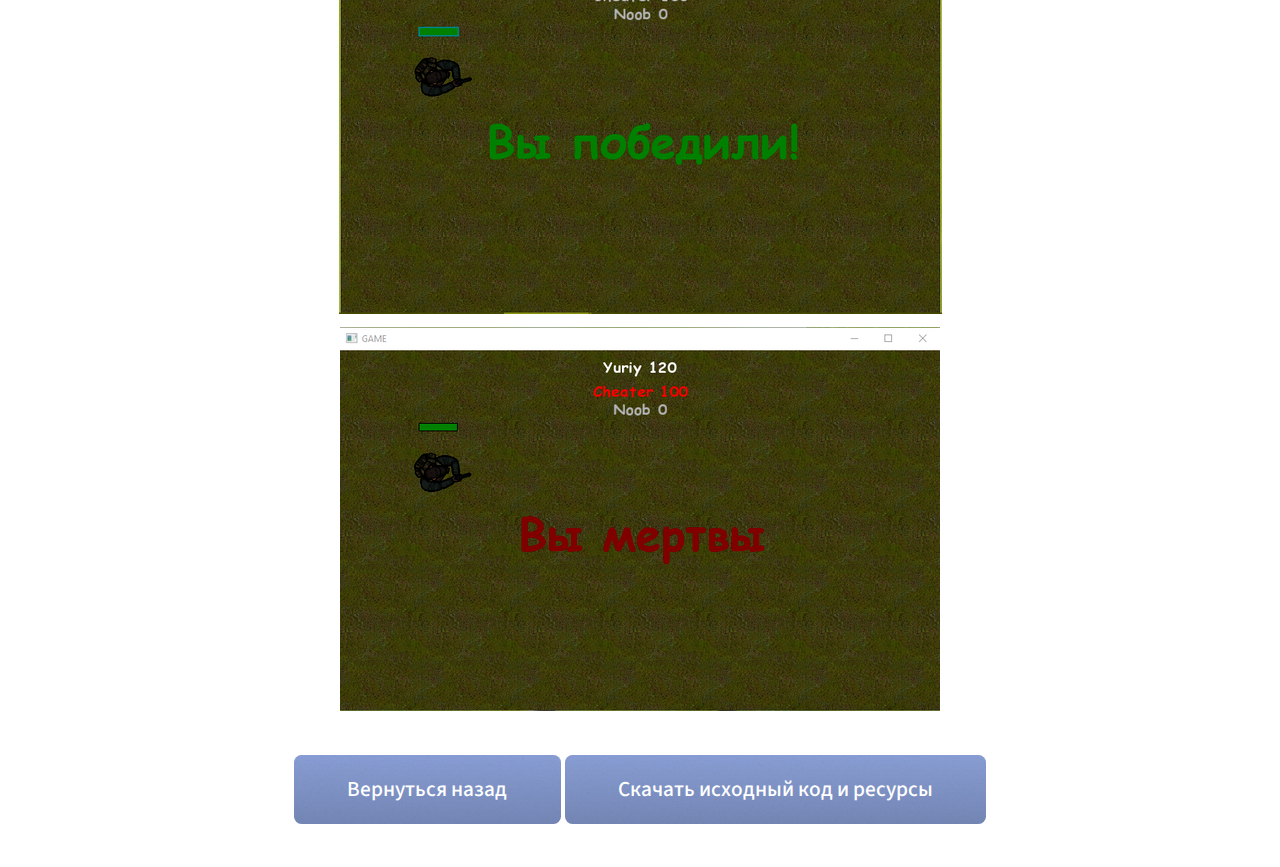
<file: project_win_game.html>
<!DOCTYPE HTML>
<!--
	Prologue by HTML5 UP
	html5up.net | @ajlkn
	Free for personal and commercial use under the CCA 3.0 license (html5up.net/license)
-->
<html>
	<head>
		<title>Сетевая многопользовательская игра</title>
		<meta charset="utf-8" />
		<meta name="viewport" content="width=device-width, initial-scale=1" />
		<!--[if lte IE 8]><script src="assets/js/ie/html5shiv.js"></script><![endif]-->
		<link rel="stylesheet" href="assets/css/main.css" />
		<!--[if lte IE 8]><link rel="stylesheet" href="assets/css/ie8.css" /><![endif]-->
		<!--[if lte IE 9]><link rel="stylesheet" href="assets/css/ie9.css" /><![endif]-->
	</head>
	<body>

            <div id="common">
                <a href="index.html">
                    <header class="third">
                        <h2 class="alt header">Сетевая многопользовательская игра</h2>
                    </header>
                </a>

                <div id="content">
                     <p class="description">
                        Многопользовательская игра для Windows (шутер), представленная клиентским и серверным приложением.
                         Задача игроков - набрать как можно больше очков за попадание в противников.
                         Игроки идентифицируются по имени, отображаемому в списке результатов вместе с указанием
                         числа набранных очков.
                        </p>
                     <p>
                         При разработке использовались: C++, SFML, WinSock.
                    </p>

                    <img src="images/win_game/1.png">
                    <img src="images/win_game/2.png">
                    <img src="images/win_game/3.png">
                    <img src="images/win_game/4.png">
                    <img src="images/win_game/5.png">

                    <p class="buttons"><a href="index.html#portfolio" class="button">Вернуться назад</a>
                    <a href="portfolio/win_game_src.zip" class="button">Скачать исходный код и ресурсы</a></p>
                </div>
            </div>



	</body>
</html>
</file>
<file: assets/css/ie8.css>
/*
	Prologue by HTML5 UP
	html5up.net | @ajlkn
	Free for personal and commercial use under the CCA 3.0 license (html5up.net/license)
*/

/* Section/Article */

	section > .last-child, section.last-child, article > .last-child, article.last-child {
		margin-bottom: 0;
	}

/* Form */

	form input[type="text"],
	form input[type="email"],
	form input[type="password"],
	form select,
	form textarea {
		-ms-behavior: url("assets/js/ie/PIE.htc");
	}

/* Button */

	input[type="button"],
	input[type="submit"],
	input[type="reset"],
	button,
	.button {
		-ms-behavior: url("assets/js/ie/PIE.htc");
	}

/* Header */

	#nav ul li a {
		color: #888;
	}

		#nav ul li a.active {
			background: #1C2022;
		}

	#headerToggle .toggle {
		background-color: #888;
	}

/* Main */

	#main > section.cover {
		background-position: auto;
		-ms-behavior: url("assets/js/ie/backgroundsize.min.htc");
	}
</file>
<file: assets/css/ie9.css>
/*
	Prologue by HTML5 UP
	html5up.net | @ajlkn
	Free for personal and commercial use under the CCA 3.0 license (html5up.net/license)
*/

/* Button */

	input[type="button"],
	input[type="submit"],
	input[type="reset"],
	button,
	.button {
		background-image: url("images/ie/grad0-15.svg");
	}
</file>
<file: assets/css/main.css>
@import url("font-awesome.min.css");
@import url("https://fonts.googleapis.com/css?family=Source+Sans+Pro:300,300italic,400,600");

/*
	Prologue by HTML5 UP
	html5up.net | @ajlkn
	Free for personal and commercial use under the CCA 3.0 license (html5up.net/license)
*/

/* Reset */

	html, body, div, span, applet, object, iframe, h1, h2, h3, h4, h5, h6, p, blockquote, pre, a, abbr, acronym, address, big, cite, code, del, dfn, em, img, ins, kbd, q, s, samp, small, strike, strong, sub, sup, tt, var, b, u, i, center, dl, dt, dd, ol, ul, li, fieldset, form, label, legend, table, caption, tbody, tfoot, thead, tr, th, td, article, aside, canvas, details, embed, figure, figcaption, footer, header, hgroup, menu, nav, output, ruby, section, summary, time, mark, audio, video {
		margin: 0;
		padding: 0;
		border: 0;
		font-size: 100%;
		font: inherit;
		vertical-align: baseline;
	}

	article, aside, details, figcaption, figure, footer, header, hgroup, menu, nav, section {
		display: block;
	}

	body {
		line-height: 1;
	}

	blockquote, q {
		quotes: none;
	}

	blockquote:before, blockquote:after, q:before, q:after {
		content: '';
		content: none;
	}

	table {
		border-collapse: collapse;
		border-spacing: 0;
	}

	body {
		-webkit-text-size-adjust: none;
	}

/* Box Model */

	*, *:before, *:after {
		-moz-box-sizing: border-box;
		-webkit-box-sizing: border-box;
		box-sizing: border-box;
	}

/* Containers */

	.container {
		margin-left: auto;
		margin-right: auto;
	}

	.container.\31 25\25 {
		width: 100%;
		max-width: 1750px;
		min-width: 1400px;
	}

	.container.\37 5\25 {
		width: 1050px;
	}

	.container.\35 0\25 {
		width: 700px;
	}

	.container.\32 5\25 {
		width: 350px;
	}

	.container {
		width: 1400px;
	}

	@media screen and (min-width: 961px) and (max-width: 1880px) {

		.container.\31 25\25 {
			width: 100%;
			max-width: 1500px;
			min-width: 1200px;
		}

		.container.\37 5\25 {
			width: 900px;
		}

		.container.\35 0\25 {
			width: 600px;
		}

		.container.\32 5\25 {
			width: 300px;
		}

		.container {
			width: 1200px;
		}

	}

	@media screen and (min-width: 961px) and (max-width: 1620px) {

		.container.\31 25\25 {
			width: 100%;
			max-width: 1200px;
			min-width: 960px;
		}

		.container.\37 5\25 {
			width: 720px;
		}

		.container.\35 0\25 {
			width: 480px;
		}

		.container.\32 5\25 {
			width: 240px;
		}

		.container {
			width: 960px;
		}

	}

	@media screen and (min-width: 961px) and (max-width: 1320px) {

		.container.\31 25\25 {
			width: 100%;
			max-width: 125%;
			min-width: 100%;
		}

		.container.\37 5\25 {
			width: 75%;
		}

		.container.\35 0\25 {
			width: 50%;
		}

		.container.\32 5\25 {
			width: 25%;
		}

		.container {
			width: 100%;
		}

	}

	@media screen and (max-width: 960px) {

		.container.\31 25\25 {
			width: 100%;
			max-width: 125%;
			min-width: 100%;
		}

		.container.\37 5\25 {
			width: 75%;
		}

		.container.\35 0\25 {
			width: 50%;
		}

		.container.\32 5\25 {
			width: 25%;
		}

		.container {
			width: 100%;
		}

	}

	@media screen and (max-width: 736px) {

		.container.\31 25\25 {
			width: 100%;
			max-width: 125%;
			min-width: 100%;
		}

		.container.\37 5\25 {
			width: 75%;
		}

		.container.\35 0\25 {
			width: 50%;
		}

		.container.\32 5\25 {
			width: 25%;
		}

		.container {
			width: 100% !important;
		}

	}

/* Custom */

#common header {
    background-color: #81918E;
}

#common header.first {
    background-image: url("../../images/header1.jpg");
}

#common header.second {
    background-image: url("../../images/header2.jpg");
}

#common header.third {
    background-image: url("../../images/header3.jpg");
}

#content {
    text-align: center;
    width: 50em;
    margin-left: auto;
    margin-right: auto;
}


.alt.header {
    text-align: center;
    color: #ffffff;
}

.scr {
    margin-right: 8px;
}

.description {
    margin-top: 32px;
    text-align: justify;
}

.info {
    font-weight: 600;
}

.buttons {
    margin-top: 32px;
}

.plain {
    text-align:  justify;
    font-size: 14pt;
}

ul.text_list {
    margin-left: 60px;
    text-align:  justify;
    font-size: 14pt;
}

/* Grid */

	.row {
		border-bottom: solid 1px transparent;
		-moz-box-sizing: border-box;
		-webkit-box-sizing: border-box;
		box-sizing: border-box;
	}

	.row > * {
		float: left;
		-moz-box-sizing: border-box;
		-webkit-box-sizing: border-box;
		box-sizing: border-box;
	}

	.row:after, .row:before {
		content: '';
		display: block;
		clear: both;
		height: 0;
	}

	.row.uniform > * > :first-child {
		margin-top: 0;
	}

	.row.uniform > * > :last-child {
		margin-bottom: 0;
	}

	.row.\30 \25 > * {
		padding: 0px 0 0 0px;
	}

	.row.\30 \25 {
		margin: 0px 0 -1px 0px;
	}

	.row.uniform.\30 \25 > * {
		padding: 0px 0 0 0px;
	}

	.row.uniform.\30 \25 {
		margin: 0px 0 -1px 0px;
	}

	.row > * {
		padding: 40px 0 0 40px;
	}

	.row {
		margin: -40px 0 -1px -40px;
	}

	.row.uniform > * {
		padding: 40px 0 0 40px;
	}

	.row.uniform {
		margin: -40px 0 -1px -40px;
	}

	.row.\32 00\25 > * {
		padding: 80px 0 0 80px;
	}

	.row.\32 00\25 {
		margin: -80px 0 -1px -80px;
	}

	.row.uniform.\32 00\25 > * {
		padding: 80px 0 0 80px;
	}

	.row.uniform.\32 00\25 {
		margin: -80px 0 -1px -80px;
	}

	.row.\31 50\25 > * {
		padding: 60px 0 0 60px;
	}

	.row.\31 50\25 {
		margin: -60px 0 -1px -60px;
	}

	.row.uniform.\31 50\25 > * {
		padding: 60px 0 0 60px;
	}

	.row.uniform.\31 50\25 {
		margin: -60px 0 -1px -60px;
	}

	.row.\35 0\25 > * {
		padding: 20px 0 0 20px;
	}

	.row.\35 0\25 {
		margin: -20px 0 -1px -20px;
	}

	.row.uniform.\35 0\25 > * {
		padding: 20px 0 0 20px;
	}

	.row.uniform.\35 0\25 {
		margin: -20px 0 -1px -20px;
	}

	.row.\32 5\25 > * {
		padding: 10px 0 0 10px;
	}

	.row.\32 5\25 {
		margin: -10px 0 -1px -10px;
	}

	.row.uniform.\32 5\25 > * {
		padding: 10px 0 0 10px;
	}

	.row.uniform.\32 5\25 {
		margin: -10px 0 -1px -10px;
	}

	.\31 2u, .\31 2u\24 {
		width: 100%;
		clear: none;
		margin-left: 0;
	}

	.\31 1u, .\31 1u\24 {
		width: 91.6666666667%;
		clear: none;
		margin-left: 0;
	}

	.\31 0u, .\31 0u\24 {
		width: 83.3333333333%;
		clear: none;
		margin-left: 0;
	}

	.\39 u, .\39 u\24 {
		width: 75%;
		clear: none;
		margin-left: 0;
	}

	.\38 u, .\38 u\24 {
		width: 66.6666666667%;
		clear: none;
		margin-left: 0;
	}

	.\37 u, .\37 u\24 {
		width: 58.3333333333%;
		clear: none;
		margin-left: 0;
	}

	.\36 u, .\36 u\24 {
		width: 50%;
		clear: none;
		margin-left: 0;
	}

	.\35 u, .\35 u\24 {
		width: 41.6666666667%;
		clear: none;
		margin-left: 0;
	}

	.\34 u, .\34 u\24 {
		width: 33.3333333333%;
		clear: none;
		margin-left: 0;
	}

	.\33 u, .\33 u\24 {
		width: 25%;
		clear: none;
		margin-left: 0;
	}

	.\32 u, .\32 u\24 {
		width: 16.6666666667%;
		clear: none;
		margin-left: 0;
	}

	.\31 u, .\31 u\24 {
		width: 8.3333333333%;
		clear: none;
		margin-left: 0;
	}

	.\31 2u\24 + *,
	.\31 1u\24 + *,
	.\31 0u\24 + *,
	.\39 u\24 + *,
	.\38 u\24 + *,
	.\37 u\24 + *,
	.\36 u\24 + *,
	.\35 u\24 + *,
	.\34 u\24 + *,
	.\33 u\24 + *,
	.\32 u\24 + *,
	.\31 u\24 + * {
		clear: left;
	}

	.\-11u {
		margin-left: 91.66667%;
	}

	.\-10u {
		margin-left: 83.33333%;
	}

	.\-9u {
		margin-left: 75%;
	}

	.\-8u {
		margin-left: 66.66667%;
	}

	.\-7u {
		margin-left: 58.33333%;
	}

	.\-6u {
		margin-left: 50%;
	}

	.\-5u {
		margin-left: 41.66667%;
	}

	.\-4u {
		margin-left: 33.33333%;
	}

	.\-3u {
		margin-left: 25%;
	}

	.\-2u {
		margin-left: 16.66667%;
	}

	.\-1u {
		margin-left: 8.33333%;
	}

	@media screen and (min-width: 961px) and (max-width: 1880px) {

		.row > * {
			padding: 40px 0 0 40px;
		}

		.row {
			margin: -40px 0 -1px -40px;
		}

		.row.uniform > * {
			padding: 40px 0 0 40px;
		}

		.row.uniform {
			margin: -40px 0 -1px -40px;
		}

		.row.\32 00\25 > * {
			padding: 80px 0 0 80px;
		}

		.row.\32 00\25 {
			margin: -80px 0 -1px -80px;
		}

		.row.uniform.\32 00\25 > * {
			padding: 80px 0 0 80px;
		}

		.row.uniform.\32 00\25 {
			margin: -80px 0 -1px -80px;
		}

		.row.\31 50\25 > * {
			padding: 60px 0 0 60px;
		}

		.row.\31 50\25 {
			margin: -60px 0 -1px -60px;
		}

		.row.uniform.\31 50\25 > * {
			padding: 60px 0 0 60px;
		}

		.row.uniform.\31 50\25 {
			margin: -60px 0 -1px -60px;
		}

		.row.\35 0\25 > * {
			padding: 20px 0 0 20px;
		}

		.row.\35 0\25 {
			margin: -20px 0 -1px -20px;
		}

		.row.uniform.\35 0\25 > * {
			padding: 20px 0 0 20px;
		}

		.row.uniform.\35 0\25 {
			margin: -20px 0 -1px -20px;
		}

		.row.\32 5\25 > * {
			padding: 10px 0 0 10px;
		}

		.row.\32 5\25 {
			margin: -10px 0 -1px -10px;
		}

		.row.uniform.\32 5\25 > * {
			padding: 10px 0 0 10px;
		}

		.row.uniform.\32 5\25 {
			margin: -10px 0 -1px -10px;
		}

		.\31 2u\28wide\29, .\31 2u\24\28wide\29 {
			width: 100%;
			clear: none;
			margin-left: 0;
		}

		.\31 1u\28wide\29, .\31 1u\24\28wide\29 {
			width: 91.6666666667%;
			clear: none;
			margin-left: 0;
		}

		.\31 0u\28wide\29, .\31 0u\24\28wide\29 {
			width: 83.3333333333%;
			clear: none;
			margin-left: 0;
		}

		.\39 u\28wide\29, .\39 u\24\28wide\29 {
			width: 75%;
			clear: none;
			margin-left: 0;
		}

		.\38 u\28wide\29, .\38 u\24\28wide\29 {
			width: 66.6666666667%;
			clear: none;
			margin-left: 0;
		}

		.\37 u\28wide\29, .\37 u\24\28wide\29 {
			width: 58.3333333333%;
			clear: none;
			margin-left: 0;
		}

		.\36 u\28wide\29, .\36 u\24\28wide\29 {
			width: 50%;
			clear: none;
			margin-left: 0;
		}

		.\35 u\28wide\29, .\35 u\24\28wide\29 {
			width: 41.6666666667%;
			clear: none;
			margin-left: 0;
		}

		.\34 u\28wide\29, .\34 u\24\28wide\29 {
			width: 33.3333333333%;
			clear: none;
			margin-left: 0;
		}

		.\33 u\28wide\29, .\33 u\24\28wide\29 {
			width: 25%;
			clear: none;
			margin-left: 0;
		}

		.\32 u\28wide\29, .\32 u\24\28wide\29 {
			width: 16.6666666667%;
			clear: none;
			margin-left: 0;
		}

		.\31 u\28wide\29, .\31 u\24\28wide\29 {
			width: 8.3333333333%;
			clear: none;
			margin-left: 0;
		}

		.\31 2u\24\28wide\29 + *,
		.\31 1u\24\28wide\29 + *,
		.\31 0u\24\28wide\29 + *,
		.\39 u\24\28wide\29 + *,
		.\38 u\24\28wide\29 + *,
		.\37 u\24\28wide\29 + *,
		.\36 u\24\28wide\29 + *,
		.\35 u\24\28wide\29 + *,
		.\34 u\24\28wide\29 + *,
		.\33 u\24\28wide\29 + *,
		.\32 u\24\28wide\29 + *,
		.\31 u\24\28wide\29 + * {
			clear: left;
		}

		.\-11u\28wide\29 {
			margin-left: 91.66667%;
		}

		.\-10u\28wide\29 {
			margin-left: 83.33333%;
		}

		.\-9u\28wide\29 {
			margin-left: 75%;
		}

		.\-8u\28wide\29 {
			margin-left: 66.66667%;
		}

		.\-7u\28wide\29 {
			margin-left: 58.33333%;
		}

		.\-6u\28wide\29 {
			margin-left: 50%;
		}

		.\-5u\28wide\29 {
			margin-left: 41.66667%;
		}

		.\-4u\28wide\29 {
			margin-left: 33.33333%;
		}

		.\-3u\28wide\29 {
			margin-left: 25%;
		}

		.\-2u\28wide\29 {
			margin-left: 16.66667%;
		}

		.\-1u\28wide\29 {
			margin-left: 8.33333%;
		}

	}

	@media screen and (min-width: 961px) and (max-width: 1620px) {

		.row > * {
			padding: 40px 0 0 40px;
		}

		.row {
			margin: -40px 0 -1px -40px;
		}

		.row.uniform > * {
			padding: 40px 0 0 40px;
		}

		.row.uniform {
			margin: -40px 0 -1px -40px;
		}

		.row.\32 00\25 > * {
			padding: 80px 0 0 80px;
		}

		.row.\32 00\25 {
			margin: -80px 0 -1px -80px;
		}

		.row.uniform.\32 00\25 > * {
			padding: 80px 0 0 80px;
		}

		.row.uniform.\32 00\25 {
			margin: -80px 0 -1px -80px;
		}

		.row.\31 50\25 > * {
			padding: 60px 0 0 60px;
		}

		.row.\31 50\25 {
			margin: -60px 0 -1px -60px;
		}

		.row.uniform.\31 50\25 > * {
			padding: 60px 0 0 60px;
		}

		.row.uniform.\31 50\25 {
			margin: -60px 0 -1px -60px;
		}

		.row.\35 0\25 > * {
			padding: 20px 0 0 20px;
		}

		.row.\35 0\25 {
			margin: -20px 0 -1px -20px;
		}

		.row.uniform.\35 0\25 > * {
			padding: 20px 0 0 20px;
		}

		.row.uniform.\35 0\25 {
			margin: -20px 0 -1px -20px;
		}

		.row.\32 5\25 > * {
			padding: 10px 0 0 10px;
		}

		.row.\32 5\25 {
			margin: -10px 0 -1px -10px;
		}

		.row.uniform.\32 5\25 > * {
			padding: 10px 0 0 10px;
		}

		.row.uniform.\32 5\25 {
			margin: -10px 0 -1px -10px;
		}

		.\31 2u\28normal\29, .\31 2u\24\28normal\29 {
			width: 100%;
			clear: none;
			margin-left: 0;
		}

		.\31 1u\28normal\29, .\31 1u\24\28normal\29 {
			width: 91.6666666667%;
			clear: none;
			margin-left: 0;
		}

		.\31 0u\28normal\29, .\31 0u\24\28normal\29 {
			width: 83.3333333333%;
			clear: none;
			margin-left: 0;
		}

		.\39 u\28normal\29, .\39 u\24\28normal\29 {
			width: 75%;
			clear: none;
			margin-left: 0;
		}

		.\38 u\28normal\29, .\38 u\24\28normal\29 {
			width: 66.6666666667%;
			clear: none;
			margin-left: 0;
		}

		.\37 u\28normal\29, .\37 u\24\28normal\29 {
			width: 58.3333333333%;
			clear: none;
			margin-left: 0;
		}

		.\36 u\28normal\29, .\36 u\24\28normal\29 {
			width: 50%;
			clear: none;
			margin-left: 0;
		}

		.\35 u\28normal\29, .\35 u\24\28normal\29 {
			width: 41.6666666667%;
			clear: none;
			margin-left: 0;
		}

		.\34 u\28normal\29, .\34 u\24\28normal\29 {
			width: 33.3333333333%;
			clear: none;
			margin-left: 0;
		}

		.\33 u\28normal\29, .\33 u\24\28normal\29 {
			width: 25%;
			clear: none;
			margin-left: 0;
		}

		.\32 u\28normal\29, .\32 u\24\28normal\29 {
			width: 16.6666666667%;
			clear: none;
			margin-left: 0;
		}

		.\31 u\28normal\29, .\31 u\24\28normal\29 {
			width: 8.3333333333%;
			clear: none;
			margin-left: 0;
		}

		.\31 2u\24\28normal\29 + *,
		.\31 1u\24\28normal\29 + *,
		.\31 0u\24\28normal\29 + *,
		.\39 u\24\28normal\29 + *,
		.\38 u\24\28normal\29 + *,
		.\37 u\24\28normal\29 + *,
		.\36 u\24\28normal\29 + *,
		.\35 u\24\28normal\29 + *,
		.\34 u\24\28normal\29 + *,
		.\33 u\24\28normal\29 + *,
		.\32 u\24\28normal\29 + *,
		.\31 u\24\28normal\29 + * {
			clear: left;
		}

		.\-11u\28normal\29 {
			margin-left: 91.66667%;
		}

		.\-10u\28normal\29 {
			margin-left: 83.33333%;
		}

		.\-9u\28normal\29 {
			margin-left: 75%;
		}

		.\-8u\28normal\29 {
			margin-left: 66.66667%;
		}

		.\-7u\28normal\29 {
			margin-left: 58.33333%;
		}

		.\-6u\28normal\29 {
			margin-left: 50%;
		}

		.\-5u\28normal\29 {
			margin-left: 41.66667%;
		}

		.\-4u\28normal\29 {
			margin-left: 33.33333%;
		}

		.\-3u\28normal\29 {
			margin-left: 25%;
		}

		.\-2u\28normal\29 {
			margin-left: 16.66667%;
		}

		.\-1u\28normal\29 {
			margin-left: 8.33333%;
		}

	}

	@media screen and (min-width: 961px) and (max-width: 1320px) {

		.row > * {
			padding: 20px 0 0 20px;
		}

		.row {
			margin: -20px 0 -1px -20px;
		}

		.row.uniform > * {
			padding: 20px 0 0 20px;
		}

		.row.uniform {
			margin: -20px 0 -1px -20px;
		}

		.row.\32 00\25 > * {
			padding: 40px 0 0 40px;
		}

		.row.\32 00\25 {
			margin: -40px 0 -1px -40px;
		}

		.row.uniform.\32 00\25 > * {
			padding: 40px 0 0 40px;
		}

		.row.uniform.\32 00\25 {
			margin: -40px 0 -1px -40px;
		}

		.row.\31 50\25 > * {
			padding: 30px 0 0 30px;
		}

		.row.\31 50\25 {
			margin: -30px 0 -1px -30px;
		}

		.row.uniform.\31 50\25 > * {
			padding: 30px 0 0 30px;
		}

		.row.uniform.\31 50\25 {
			margin: -30px 0 -1px -30px;
		}

		.row.\35 0\25 > * {
			padding: 10px 0 0 10px;
		}

		.row.\35 0\25 {
			margin: -10px 0 -1px -10px;
		}

		.row.uniform.\35 0\25 > * {
			padding: 10px 0 0 10px;
		}

		.row.uniform.\35 0\25 {
			margin: -10px 0 -1px -10px;
		}

		.row.\32 5\25 > * {
			padding: 5px 0 0 5px;
		}

		.row.\32 5\25 {
			margin: -5px 0 -1px -5px;
		}

		.row.uniform.\32 5\25 > * {
			padding: 5px 0 0 5px;
		}

		.row.uniform.\32 5\25 {
			margin: -5px 0 -1px -5px;
		}

		.\31 2u\28narrow\29, .\31 2u\24\28narrow\29 {
			width: 100%;
			clear: none;
			margin-left: 0;
		}

		.\31 1u\28narrow\29, .\31 1u\24\28narrow\29 {
			width: 91.6666666667%;
			clear: none;
			margin-left: 0;
		}

		.\31 0u\28narrow\29, .\31 0u\24\28narrow\29 {
			width: 83.3333333333%;
			clear: none;
			margin-left: 0;
		}

		.\39 u\28narrow\29, .\39 u\24\28narrow\29 {
			width: 75%;
			clear: none;
			margin-left: 0;
		}

		.\38 u\28narrow\29, .\38 u\24\28narrow\29 {
			width: 66.6666666667%;
			clear: none;
			margin-left: 0;
		}

		.\37 u\28narrow\29, .\37 u\24\28narrow\29 {
			width: 58.3333333333%;
			clear: none;
			margin-left: 0;
		}

		.\36 u\28narrow\29, .\36 u\24\28narrow\29 {
			width: 50%;
			clear: none;
			margin-left: 0;
		}

		.\35 u\28narrow\29, .\35 u\24\28narrow\29 {
			width: 41.6666666667%;
			clear: none;
			margin-left: 0;
		}

		.\34 u\28narrow\29, .\34 u\24\28narrow\29 {
			width: 33.3333333333%;
			clear: none;
			margin-left: 0;
		}

		.\33 u\28narrow\29, .\33 u\24\28narrow\29 {
			width: 25%;
			clear: none;
			margin-left: 0;
		}

		.\32 u\28narrow\29, .\32 u\24\28narrow\29 {
			width: 16.6666666667%;
			clear: none;
			margin-left: 0;
		}

		.\31 u\28narrow\29, .\31 u\24\28narrow\29 {
			width: 8.3333333333%;
			clear: none;
			margin-left: 0;
		}

		.\31 2u\24\28narrow\29 + *,
		.\31 1u\24\28narrow\29 + *,
		.\31 0u\24\28narrow\29 + *,
		.\39 u\24\28narrow\29 + *,
		.\38 u\24\28narrow\29 + *,
		.\37 u\24\28narrow\29 + *,
		.\36 u\24\28narrow\29 + *,
		.\35 u\24\28narrow\29 + *,
		.\34 u\24\28narrow\29 + *,
		.\33 u\24\28narrow\29 + *,
		.\32 u\24\28narrow\29 + *,
		.\31 u\24\28narrow\29 + * {
			clear: left;
		}

		.\-11u\28narrow\29 {
			margin-left: 91.66667%;
		}

		.\-10u\28narrow\29 {
			margin-left: 83.33333%;
		}

		.\-9u\28narrow\29 {
			margin-left: 75%;
		}

		.\-8u\28narrow\29 {
			margin-left: 66.66667%;
		}

		.\-7u\28narrow\29 {
			margin-left: 58.33333%;
		}

		.\-6u\28narrow\29 {
			margin-left: 50%;
		}

		.\-5u\28narrow\29 {
			margin-left: 41.66667%;
		}

		.\-4u\28narrow\29 {
			margin-left: 33.33333%;
		}

		.\-3u\28narrow\29 {
			margin-left: 25%;
		}

		.\-2u\28narrow\29 {
			margin-left: 16.66667%;
		}

		.\-1u\28narrow\29 {
			margin-left: 8.33333%;
		}

	}

	@media screen and (max-width: 960px) {

		.row > * {
			padding: 20px 0 0 20px;
		}

		.row {
			margin: -20px 0 -1px -20px;
		}

		.row.uniform > * {
			padding: 20px 0 0 20px;
		}

		.row.uniform {
			margin: -20px 0 -1px -20px;
		}

		.row.\32 00\25 > * {
			padding: 40px 0 0 40px;
		}

		.row.\32 00\25 {
			margin: -40px 0 -1px -40px;
		}

		.row.uniform.\32 00\25 > * {
			padding: 40px 0 0 40px;
		}

		.row.uniform.\32 00\25 {
			margin: -40px 0 -1px -40px;
		}

		.row.\31 50\25 > * {
			padding: 30px 0 0 30px;
		}

		.row.\31 50\25 {
			margin: -30px 0 -1px -30px;
		}

		.row.uniform.\31 50\25 > * {
			padding: 30px 0 0 30px;
		}

		.row.uniform.\31 50\25 {
			margin: -30px 0 -1px -30px;
		}

		.row.\35 0\25 > * {
			padding: 10px 0 0 10px;
		}

		.row.\35 0\25 {
			margin: -10px 0 -1px -10px;
		}

		.row.uniform.\35 0\25 > * {
			padding: 10px 0 0 10px;
		}

		.row.uniform.\35 0\25 {
			margin: -10px 0 -1px -10px;
		}

		.row.\32 5\25 > * {
			padding: 5px 0 0 5px;
		}

		.row.\32 5\25 {
			margin: -5px 0 -1px -5px;
		}

		.row.uniform.\32 5\25 > * {
			padding: 5px 0 0 5px;
		}

		.row.uniform.\32 5\25 {
			margin: -5px 0 -1px -5px;
		}

		.\31 2u\28narrower\29, .\31 2u\24\28narrower\29 {
			width: 100%;
			clear: none;
			margin-left: 0;
		}

		.\31 1u\28narrower\29, .\31 1u\24\28narrower\29 {
			width: 91.6666666667%;
			clear: none;
			margin-left: 0;
		}

		.\31 0u\28narrower\29, .\31 0u\24\28narrower\29 {
			width: 83.3333333333%;
			clear: none;
			margin-left: 0;
		}

		.\39 u\28narrower\29, .\39 u\24\28narrower\29 {
			width: 75%;
			clear: none;
			margin-left: 0;
		}

		.\38 u\28narrower\29, .\38 u\24\28narrower\29 {
			width: 66.6666666667%;
			clear: none;
			margin-left: 0;
		}

		.\37 u\28narrower\29, .\37 u\24\28narrower\29 {
			width: 58.3333333333%;
			clear: none;
			margin-left: 0;
		}

		.\36 u\28narrower\29, .\36 u\24\28narrower\29 {
			width: 50%;
			clear: none;
			margin-left: 0;
		}

		.\35 u\28narrower\29, .\35 u\24\28narrower\29 {
			width: 41.6666666667%;
			clear: none;
			margin-left: 0;
		}

		.\34 u\28narrower\29, .\34 u\24\28narrower\29 {
			width: 33.3333333333%;
			clear: none;
			margin-left: 0;
		}

		.\33 u\28narrower\29, .\33 u\24\28narrower\29 {
			width: 25%;
			clear: none;
			margin-left: 0;
		}

		.\32 u\28narrower\29, .\32 u\24\28narrower\29 {
			width: 16.6666666667%;
			clear: none;
			margin-left: 0;
		}

		.\31 u\28narrower\29, .\31 u\24\28narrower\29 {
			width: 8.3333333333%;
			clear: none;
			margin-left: 0;
		}

		.\31 2u\24\28narrower\29 + *,
		.\31 1u\24\28narrower\29 + *,
		.\31 0u\24\28narrower\29 + *,
		.\39 u\24\28narrower\29 + *,
		.\38 u\24\28narrower\29 + *,
		.\37 u\24\28narrower\29 + *,
		.\36 u\24\28narrower\29 + *,
		.\35 u\24\28narrower\29 + *,
		.\34 u\24\28narrower\29 + *,
		.\33 u\24\28narrower\29 + *,
		.\32 u\24\28narrower\29 + *,
		.\31 u\24\28narrower\29 + * {
			clear: left;
		}

		.\-11u\28narrower\29 {
			margin-left: 91.66667%;
		}

		.\-10u\28narrower\29 {
			margin-left: 83.33333%;
		}

		.\-9u\28narrower\29 {
			margin-left: 75%;
		}

		.\-8u\28narrower\29 {
			margin-left: 66.66667%;
		}

		.\-7u\28narrower\29 {
			margin-left: 58.33333%;
		}

		.\-6u\28narrower\29 {
			margin-left: 50%;
		}

		.\-5u\28narrower\29 {
			margin-left: 41.66667%;
		}

		.\-4u\28narrower\29 {
			margin-left: 33.33333%;
		}

		.\-3u\28narrower\29 {
			margin-left: 25%;
		}

		.\-2u\28narrower\29 {
			margin-left: 16.66667%;
		}

		.\-1u\28narrower\29 {
			margin-left: 8.33333%;
		}

	}

	@media screen and (max-width: 736px) {

		.row > * {
			padding: 20px 0 0 20px;
		}

		.row {
			margin: -20px 0 -1px -20px;
		}

		.row.uniform > * {
			padding: 20px 0 0 20px;
		}

		.row.uniform {
			margin: -20px 0 -1px -20px;
		}

		.row.\32 00\25 > * {
			padding: 40px 0 0 40px;
		}

		.row.\32 00\25 {
			margin: -40px 0 -1px -40px;
		}

		.row.uniform.\32 00\25 > * {
			padding: 40px 0 0 40px;
		}

		.row.uniform.\32 00\25 {
			margin: -40px 0 -1px -40px;
		}

		.row.\31 50\25 > * {
			padding: 30px 0 0 30px;
		}

		.row.\31 50\25 {
			margin: -30px 0 -1px -30px;
		}

		.row.uniform.\31 50\25 > * {
			padding: 30px 0 0 30px;
		}

		.row.uniform.\31 50\25 {
			margin: -30px 0 -1px -30px;
		}

		.row.\35 0\25 > * {
			padding: 10px 0 0 10px;
		}

		.row.\35 0\25 {
			margin: -10px 0 -1px -10px;
		}

		.row.uniform.\35 0\25 > * {
			padding: 10px 0 0 10px;
		}

		.row.uniform.\35 0\25 {
			margin: -10px 0 -1px -10px;
		}

		.row.\32 5\25 > * {
			padding: 5px 0 0 5px;
		}

		.row.\32 5\25 {
			margin: -5px 0 -1px -5px;
		}

		.row.uniform.\32 5\25 > * {
			padding: 5px 0 0 5px;
		}

		.row.uniform.\32 5\25 {
			margin: -5px 0 -1px -5px;
		}

		.\31 2u\28mobile\29, .\31 2u\24\28mobile\29 {
			width: 100%;
			clear: none;
			margin-left: 0;
		}

		.\31 1u\28mobile\29, .\31 1u\24\28mobile\29 {
			width: 91.6666666667%;
			clear: none;
			margin-left: 0;
		}

		.\31 0u\28mobile\29, .\31 0u\24\28mobile\29 {
			width: 83.3333333333%;
			clear: none;
			margin-left: 0;
		}

		.\39 u\28mobile\29, .\39 u\24\28mobile\29 {
			width: 75%;
			clear: none;
			margin-left: 0;
		}

		.\38 u\28mobile\29, .\38 u\24\28mobile\29 {
			width: 66.6666666667%;
			clear: none;
			margin-left: 0;
		}

		.\37 u\28mobile\29, .\37 u\24\28mobile\29 {
			width: 58.3333333333%;
			clear: none;
			margin-left: 0;
		}

		.\36 u\28mobile\29, .\36 u\24\28mobile\29 {
			width: 50%;
			clear: none;
			margin-left: 0;
		}

		.\35 u\28mobile\29, .\35 u\24\28mobile\29 {
			width: 41.6666666667%;
			clear: none;
			margin-left: 0;
		}

		.\34 u\28mobile\29, .\34 u\24\28mobile\29 {
			width: 33.3333333333%;
			clear: none;
			margin-left: 0;
		}

		.\33 u\28mobile\29, .\33 u\24\28mobile\29 {
			width: 25%;
			clear: none;
			margin-left: 0;
		}

		.\32 u\28mobile\29, .\32 u\24\28mobile\29 {
			width: 16.6666666667%;
			clear: none;
			margin-left: 0;
		}

		.\31 u\28mobile\29, .\31 u\24\28mobile\29 {
			width: 8.3333333333%;
			clear: none;
			margin-left: 0;
		}

		.\31 2u\24\28mobile\29 + *,
		.\31 1u\24\28mobile\29 + *,
		.\31 0u\24\28mobile\29 + *,
		.\39 u\24\28mobile\29 + *,
		.\38 u\24\28mobile\29 + *,
		.\37 u\24\28mobile\29 + *,
		.\36 u\24\28mobile\29 + *,
		.\35 u\24\28mobile\29 + *,
		.\34 u\24\28mobile\29 + *,
		.\33 u\24\28mobile\29 + *,
		.\32 u\24\28mobile\29 + *,
		.\31 u\24\28mobile\29 + * {
			clear: left;
		}

		.\-11u\28mobile\29 {
			margin-left: 91.66667%;
		}

		.\-10u\28mobile\29 {
			margin-left: 83.33333%;
		}

		.\-9u\28mobile\29 {
			margin-left: 75%;
		}

		.\-8u\28mobile\29 {
			margin-left: 66.66667%;
		}

		.\-7u\28mobile\29 {
			margin-left: 58.33333%;
		}

		.\-6u\28mobile\29 {
			margin-left: 50%;
		}

		.\-5u\28mobile\29 {
			margin-left: 41.66667%;
		}

		.\-4u\28mobile\29 {
			margin-left: 33.33333%;
		}

		.\-3u\28mobile\29 {
			margin-left: 25%;
		}

		.\-2u\28mobile\29 {
			margin-left: 16.66667%;
		}

		.\-1u\28mobile\29 {
			margin-left: 8.33333%;
		}

	}

/* Basic */

	body {
		background: #fff;
		font-family: 'Source Sans Pro', sans-serif;
		font-size: 19pt;
		font-weight: 500;
		line-height: 1.75em;
		color: #525252;
	}

		body.is-loading * {
			-moz-transition: none !important;
			-webkit-transition: none !important;
			-ms-transition: none !important;
			transition: none !important;
			-moz-animation: none !important;
			-webkit-animation: none !important;
			-ms-animation: none !important;
			animation: none !important;
		}

	input, textarea, select {
		font-family: 'Source Sans Pro', sans-serif;
		font-size: 19pt;
		font-weight: 300;
		line-height: 1.75em;
		color: #888;
	}

	h1, h2, h3, h4, h5, h6 {
		font-weight: 300;
		color: #666;
		line-height: 1.5em;
	}

	h1 a, h2 a, h3 a, h4 a, h5 a, h6 a {
		color: inherit;
		text-decoration: none;
	}

		h1 a strong, h2 a strong, h3 a strong, h4 a strong, h5 a strong, h6 a strong {
			color: #333;
		}

	h2 {
		font-size: 2em;
		letter-spacing: -1px;
	}

		h2.alt {
			color: #888;
		}

			h2.alt strong {
				color: #666;
			}

	h3 {
		font-size: 1.5em;
	}

	header {
		margin: 0 0 2em 0;
	}

		header > p {
			margin: 1em 0 0 0;
		}

	footer {
		margin: 2em 0 0 0;
	}

	strong, b {
		font-weight: 900;
		color: #333333;
	}

	em, i {
		font-style: italic;
	}

	a {
		text-decoration: none;
		color: inherit;
		border-bottom: dotted 1px rgba(128, 128, 128, 0.5);
		-moz-transition: color 0.35s ease-in-out, border-bottom-color 0.35s ease-in-out;
		-webkit-transition: color 0.35s ease-in-out, border-bottom-color 0.35s ease-in-out;
		-ms-transition: color 0.35s ease-in-out, border-bottom-color 0.35s ease-in-out;
		transition: color 0.35s ease-in-out, border-bottom-color 0.35s ease-in-out;
		outline: 0;
	}

		a:hover {
			color: #899ED5;
			border-bottom-color: rgba(255, 255, 255, 0);
		}

	sub {
		position: relative;
		top: 0.5em;
		font-size: 0.8em;
	}

	sup {
		position: relative;
		top: -0.5em;
		font-size: 0.8em;
	}

	hr {
		border: 0;
		border-top: solid 1px #ddd;
	}

	blockquote {
		border-left: solid 0.5em #ddd;
		padding: 1em 0 1em 2em;
		font-style: italic;
	}

	p, ol, dl, table {
		margin-bottom: 2em;
	}

	br.clear {
		clear: both;
	}

/* Sections/Article */

	section, article {
		margin-bottom: 3em;
	}

		section > :last-child,
		section > .container, section:last-child, article > :last-child,
		article > .container, article:last-child {
			margin-bottom: 0;
		}

		.row > section, .row > article {
			margin-bottom: 0;
		}

/* Image */

	.image {
		display: inline-block;
		border: 0;
	}

		.image img {
			display: block;
			width: 100%;
		}

		.image.avatar48 {
			width: 48px;
			height: 48px;
			background: #f00;
		}

			.image.avatar48 img {
				width: 48px;
				height: 48px;
			}

		.image.fit {
			display: block;
			width: 100%;
		}

		.image.featured {
			display: block;
			width: 100%;
			margin: 0 0 2em 0;
		}

		.image.left {
			float: left;
			margin: 0 2em 2em 0;
		}

		.image.centered {
			display: block;
			margin: 0 0 2em 0;
		}

			.image.centered img {
				margin: 0 auto;
				width: auto;
			}

/* List */

	ul.default {
		list-style: disc;
		padding-left: 1em;
	}

		ul.default li {
			padding-left: 0.5em;
		}

	ul.icons {
		cursor: default;
	}

		ul.icons li {
			display: inline-block;
		}

		ul.icons a {
			display: inline-block;
			width: 2em;
			height: 2em;
			line-height: 2em;
			text-align: center;
			border: 0;
		}

	ol.default {
		list-style: decimal;
		padding-left: 1.25em;
	}

		ol.default li {
			padding-left: 0.25em;
		}

/* Form */

	form label {
		display: block;
		text-align: left;
		margin-bottom: 0.5em;
	}

	form input[type="text"],
	form input[type="email"],
	form input[type="password"],
	form select,
	form textarea {
		position: relative;
		-webkit-appearance: none;
		display: block;
		border: 0;
		outline: 0;
		background: #fff;
		background: rgba(255, 255, 255, 0.75);
		width: 100%;
		border-radius: 0.35em;
		padding: 0.75em 1em 0.75em 1em;
		box-shadow: inset 0 0.1em 0.1em 0 rgba(0, 0, 0, 0.05);
		border: solid 1px rgba(0, 0, 0, 0.15);
		-moz-transition: all 0.35s ease-in-out;
		-webkit-transition: all 0.35s ease-in-out;
		-ms-transition: all 0.35s ease-in-out;
		transition: all 0.35s ease-in-out;
	}

		form input[type="text"]:focus,
		form input[type="email"]:focus,
		form input[type="password"]:focus,
		form select:focus,
		form textarea:focus {
			box-shadow: 0 0 2px 1px #899ED5;
			background: #fff;
		}

	form input[type="text"],
	form input[type="email"],
	form input[type="password"],
	form select {
		line-height: 1.25em;
	}

	form textarea {
		min-height: 14em;
	}

	form .formerize-placeholder {
		color: #555 !important;
	}

	form ::-webkit-input-placeholder {
		color: #555 !important;
	}

	form :-moz-placeholder {
		color: #555 !important;
	}

	form ::-moz-placeholder {
		color: #555 !important;
	}

	form :-ms-input-placeholder {
		color: #555 !important;
	}

	form ::-moz-focus-inner {
		border: 0;
	}

/* Table */

	table {
		width: 100%;
	}

		table.default {
			width: 100%;
			text-align: left;
		}

			table.default tbody tr:nth-child(2n+2) {
				background: #f4f4f4;
			}

			table.default td {
				padding: 0.5em 1em 0.5em 1em;
			}

			table.default th {
				text-align: left;
				padding: 0.5em 1em 0.5em 1em;
				color: #fff;
				background: #222729 url("images/overlay.png");
			}

			table.default thead {
				background: #444;
				color: #fff;
			}

			table.default tfoot {
				background: #eee;
			}

/* Button */

	input[type="button"],
	input[type="submit"],
	input[type="reset"],
	button,
	.button {
		position: relative;
		display: inline-block;
		border-radius: 0.35em;
		color: #fff !important;
		text-decoration: none;
		padding: 0.75em 2.5em 0.75em 2.5em;
		background-color: #899ED5;
		border: 0;
		cursor: pointer;
		background-image: -moz-linear-gradient(top, rgba(0, 0, 0, 0), rgba(0, 0, 0, 0.15)), url("images/overlay.png");
		background-image: -webkit-linear-gradient(top, rgba(0, 0, 0, 0), rgba(0, 0, 0, 0.15)), url("images/overlay.png");
		background-image: -ms-linear-gradient(top, rgba(0, 0, 0, 0), rgba(0, 0, 0, 0.15)), url("images/overlay.png");
		background-image: linear-gradient(top, rgba(0, 0, 0, 0), rgba(0, 0, 0, 0.15)), url("images/overlay.png");
		-moz-transition: background-color 0.35s ease-in-out;
		-webkit-transition: background-color 0.35s ease-in-out;
		-ms-transition: background-color 0.35s ease-in-out;
		transition: background-color 0.35s ease-in-out;
	}

		input[type="button"]:hover,
		input[type="submit"]:hover,
		input[type="reset"]:hover,
		button:hover,
		.button:hover {
			background-color: #B5C2E6;
		}

		input[type="button"]:active,
		input[type="submit"]:active,
		input[type="reset"]:active,
		button:active,
		.button:active {
			background-color: #637DC4;
		}

/* Item */

	.item {
		box-shadow: 0 0.05em 0.15em 0 rgba(0, 0, 0, 0.05);
		margin-bottom: 40px;
	}

		.item header {
			background: #fff;
			margin: 0;
			padding: 1em 0 1em 0;
			font-size: 0.8em;
		}

			.item header h3 {
                font-weight: 500;
				font-size: 1em;
			}

/* Icons */

	.icon {
		text-decoration: none;
	}

		.icon:before {
			display: inline-block;
			font-family: FontAwesome;
			font-size: 1.25em;
			text-decoration: none;
			font-style: normal;
			font-weight: normal;
			line-height: 1;
			-webkit-font-smoothing: antialiased;
			-moz-osx-font-smoothing: grayscale;
		}

		.icon > .label {
			display: none;
		}

/* Header */

	#header {
		display: -moz-flex;
		display: -webkit-flex;
		display: -ms-flex;
		display: flex;
		-moz-flex-direction: column;
		-webkit-flex-direction: column;
		-ms-flex-direction: column;
		flex-direction: column;
		-moz-justify-content: space-between;
		-webkit-justify-content: space-between;
		-ms-justify-content: space-between;
		justify-content: space-between;
		background: #222629 url("images/overlay.png");
		box-shadow: inset -0.25em 0 0.25em 0 rgba(0, 0, 0, 0.1);
		color: #fff;
		height: 100%;
		left: 0;
		overflow-y: auto;
		position: fixed;
		text-align: right;
		top: 0;
		width: 375px;
	}

		#header .top {
			-moz-flex-grow: 1;
			-webkit-flex-grow: 1;
			-ms-flex-grow: 1;
			flex-grow: 1;
		}

		#header .bottom {
			-moz-flex-shrink: 0;
			-webkit-flex-shrink: 0;
			-ms-flex-shrink: 0;
			flex-shrink: 0;
			padding: 1.5em 0 0.75em 0;
		}

			#header .bottom > :last-child {
				margin-bottom: 0;
			}

		#header .icons {
			font-size: 0.8em;
			text-align: center;
		}

			#header .icons a {
				color: #41484c;
				-moz-transition: color 0.35s ease-in-out;
				-webkit-transition: color 0.35s ease-in-out;
				-ms-transition: color 0.35s ease-in-out;
				transition: color 0.35s ease-in-out;
			}

				#header .icons a:hover {
					color: #fff;
				}

	#logo {
		position: relative;
		margin: 1.75em 1.5em 1.5em 1.5em;
		min-height: 48px;
		cursor: default;
	}

		#logo h1 {
			position: relative;
			color: #fff;
			font-weight: 600;
			font-size: 1em;
			line-height: 1em;
		}

		#logo p {
			position: relative;
			display: block;
			font-size: 0.6em;
			color: rgba(255, 255, 255, 0.5);
			line-height: 1.25em;
			margin: 0.5em 0 0 0;
		}

		#logo .image {
			position: absolute;
			left: 0;
			top: 0;
		}

	#nav ul {
		margin-bottom: 0;
	}

		#nav ul li a {
			display: block;
			padding: 0.5em 1.5em 0.5em 1.5em;
			color: rgba(255, 255, 255, 0.5);
			text-decoration: none;
			outline: 0;
			border: 0;
			-moz-transition: none;
			-webkit-transition: none;
			-ms-transition: none;
			transition: none;
		}

			#nav ul li a span {
				position: relative;
				display: block;
				font-size: 0.8em;
			}

				#nav ul li a span:before {
					position: absolute;
					left: 0;
					color: #41484c;
					text-align: center;
					width: 1.25em;
					line-height: 1.75em;
				}

			#nav ul li a.active {
				background: rgba(0, 0, 0, 0.15);
				box-shadow: inset 0 0 0.25em 0 rgba(0, 0, 0, 0.125);
				color: #fff;
			}

				#nav ul li a.active span:before {
					color: #899ED5;
				}

/* Footer */

	#footer {
		margin-left: 375px;
		text-align: center;
		background-color: #dce3e2;
		padding: 3em 0 4em 0;
		box-shadow: inset 0 1px 0 0 rgba(0, 0, 0, 0.05), inset 0 0.1em 0.1em 0 rgba(0, 0, 0, 0.025);
		font-size: 0.8em;
	}

		#footer .copyright {
			cursor: default;
			margin: 0;
		}

			#footer .copyright li {
				display: inline-block;
				line-height: 1em;
				border-left: solid 1px rgba(128, 128, 128, 0.35);
				padding: 0 0 0 0.5em;
				margin: 0 0 0 0.5em;
			}

				#footer .copyright li:first-child {
					border-left: 0;
					padding-left: 0;
					margin-left: 0;
				}

/* Main */

	#main {
		margin-left: 375px;
	}

		#main > section {
			margin: 0;
			overflow: hidden;
			padding: 4em 0;
			box-shadow: inset 0 1px 0 0 rgba(0, 0, 0, 0.05), inset 0 0.1em 0.1em 0 rgba(0, 0, 0, 0.025);
			text-align: center;
			background-image: url("images/overlay.png");
		}

			#main > section.dark {
				color: #ddd;
				color: rgba(255, 255, 255, 0.75);
			}

				#main > section.dark h2, #main > section.dark h3, #main > section.dark h4, #main > section.dark h5, #main > section.dark h6 {
					color: inherit;
				}

				#main > section.dark strong {
					color: #fff;
					border-color: inherit;
				}

				#main > section.dark a {
					color: #fff;
					border-color: inherit;
				}

					#main > section.dark a:hover {
						border-bottom-color: rgba(255, 255, 255, 0);
					}

			#main > section.cover {
				padding: 6em 0;
				background-size: cover;
				background-position: center center;
			}

			#main > section.one {
				background-color: #81918E;
				background-image: url("../../images/banner.jpg");
			}

			#main > section.two {
				background-color: #f5fafa;
			}

			#main > section.three {
				background-color: #ecf1f1;
			}

			#main > section.four {
				background-color: #e8edec;
			}

/* Wide */

	@media screen and (min-width: 961px) and (max-width: 1880px) {

		/* Basic */

			body, input, textarea, select {
				font-size: 17pt;
			}

		/* Header */

			#header {
				width: 300px;
			}

		/* Footer */

			#footer {
				margin-left: 300px;
			}

		/* Main */

			#main {
				margin-left: 300px;
			}

	}

/* Normal */

	@media screen and (min-width: 961px) and (max-width: 1620px) {

		/* Main */

			#main > section {
				padding: 3em 0;
			}

			#main section.cover {
				padding: 5em 0;
			}

	}

/* Narrow */

	@media screen and (min-width: 961px) and (max-width: 1320px) {

		/* Basic */

			body, input, textarea, select {
				font-size: 16pt;
			}

			.container {
				padding: 0 2em 0 2em;
			}

		/* List */

			ul.icons li a {
				width: 1.75em;
			}

		/* Item */

			.item {
				margin-bottom: 20px;
			}

		/* Header */

			#header {
				width: 20%;
			}

			#logo .image {
				position: relative;
				margin: 0 0 0.5em 0;
			}

			#nav ul li a {
				font-size: 0.8em;
				padding-top: 0.5em;
				padding-bottom: 0.5em;
			}

				#nav ul li a span {
					padding-right: 2.25em;
				}

					#nav ul li a span:before {
						left: 100%;
						margin-left: -1.25em;
						line-height: 2.25em;
					}

		/* Footer */

			#footer {
				margin-left: 20%;
			}

		/* Main */

			#main {
				margin-left: 20%;
			}

	}

/* Narrower */

	#headerToggle {
		display: none;
	}

	@media screen and (max-width: 960px) {

		/* Basic */

			html, body {
				overflow-x: hidden;
			}

			body, input, textarea, select {
				font-size: 16pt;
			}

			header br {
				display: none;
			}

			.container {
				padding: 0 2em 0 2em;
			}

		/* Item */

			.item {
				margin-bottom: 15px;
			}

		/* List */

			ul.icons a {
				width: 1.75em;
				font-size: 1.25em;
			}

		/* Header */

			#header {
				-moz-backface-visibility: hidden;
				-webkit-backface-visibility: hidden;
				-ms-backface-visibility: hidden;
				backface-visibility: hidden;
				-moz-transform: translateX(-275px);
				-webkit-transform: translateX(-275px);
				-ms-transform: translateX(-275px);
				transform: translateX(-275px);
				-moz-transition: -moz-transform 0.5s ease;
				-webkit-transition: -webkit-transform 0.5s ease;
				-ms-transition: -ms-transform 0.5s ease;
				transition: transform 0.5s ease;
				-webkit-overflow-scrolling: touch;
				display: block;
				height: 100%;
				left: 0;
				overflow-y: auto;
				position: fixed;
				top: 0;
				width: 275px;
				z-index: 10002;
				width: 275px;
				background: #222729 url("images/overlay.png");
				box-shadow: inset -0.25em 0 0.25em 0 rgba(0, 0, 0, 0.125);
			}

				#header .top {
					position: relative;
				}

				#header .bottom {
					border-top: solid 1px rgba(255, 255, 255, 0.05);
					box-shadow: 0 -1px 0 0 rgba(0, 0, 0, 0.15);
					padding-top: 2em;
					margin-top: 2em;
					position: relative;
				}

			#logo {
				margin: 1.5em 1.25em 1.25em 1.25em;
			}

			#nav ul li a {
				padding: 0.5em 1.25em 0.5em 1.25em;
			}

			#headerToggle {
				-moz-backface-visibility: hidden;
				-webkit-backface-visibility: hidden;
				-ms-backface-visibility: hidden;
				backface-visibility: hidden;
				-moz-transition: -moz-transform 0.5s ease;
				-webkit-transition: -webkit-transform 0.5s ease;
				-ms-transition: -ms-transform 0.5s ease;
				transition: transform 0.5s ease;
				display: block;
				height: 2.25em;
				left: 0;
				position: fixed;
				top: 0;
				width: 3.25em;
				z-index: 10001;
			}

				#headerToggle .toggle {
					position: absolute;
					left: 0;
					top: 0;
					width: 100%;
					height: 100%;
					outline: 0;
					border: 0;
				}

					#headerToggle .toggle:before {
						font-family: FontAwesome;
						text-decoration: none;
						font-style: normal;
						font-weight: normal;
						-webkit-font-smoothing: antialiased;
						-moz-osx-font-smoothing: grayscale;
						content: '\f0c9';
						color: #fff;
						font-size: 18px;
						line-height: 2.25em;
						background: rgba(128, 136, 144, 0.5);
						border-radius: 0.35em;
						text-align: center;
						position: absolute;
						left: 0.5em;
						top: 0.5em;
						display: block;
						width: 3.25em;
						height: 2.25em;
						line-height: 2.25em;
					}

			body.header-visible #main {
				-moz-transform: translateX(275px);
				-webkit-transform: translateX(275px);
				-ms-transform: translateX(275px);
				transform: translateX(275px);
			}

			body.header-visible #headerToggle {
				-moz-transform: translateX(275px);
				-webkit-transform: translateX(275px);
				-ms-transform: translateX(275px);
				transform: translateX(275px);
			}

			body.header-visible #header {
				-moz-transform: translateX(0);
				-webkit-transform: translateX(0);
				-ms-transform: translateX(0);
				transform: translateX(0);
			}

		/* Footer */

			#footer {
				margin-left: 0;
			}

		/* Main */

			#main {
				-moz-backface-visibility: hidden;
				-webkit-backface-visibility: hidden;
				-ms-backface-visibility: hidden;
				backface-visibility: hidden;
				-moz-transition: -moz-transform 0.5s ease;
				-webkit-transition: -webkit-transform 0.5s ease;
				-ms-transition: -ms-transform 0.5s ease;
				transition: transform 0.5s ease;
				padding-bottom: 1px;
				margin-left: 0;
			}

				#main > section {
					padding: 3em 0;
				}

				#main section.cover {
					padding: 4em 0;
				}

	}

/* Mobile */

	@media screen and (max-width: 736px) {

		/* Basic */

			body, input, textarea, select {
				font-size: 14pt;
			}

			h2 {
				font-size: 1.5em;
				letter-spacing: 0;
				font-weight: 300;
			}

			.container {
				padding: 0 15px 0 15px;
			}

		/* List */

			ul.icons a {
				width: 2em;
				font-size: 1.25em;
			}

		/* Main */

			#main > section {
				padding: 2em 0;
			}

			#main section.cover {
				padding: 4em 0em;
			}

				#main section.cover header {
					padding: 0 1em;
				}

		/* Footer */

			#footer .copyright li {
				display: block;
				line-height: 1.25em;
				border: 0;
				padding: 0;
				margin: 1em 0 0 0;
			}

				#footer .copyright li:first-child {
					margin-top: 0;
				}

	}
</file>
